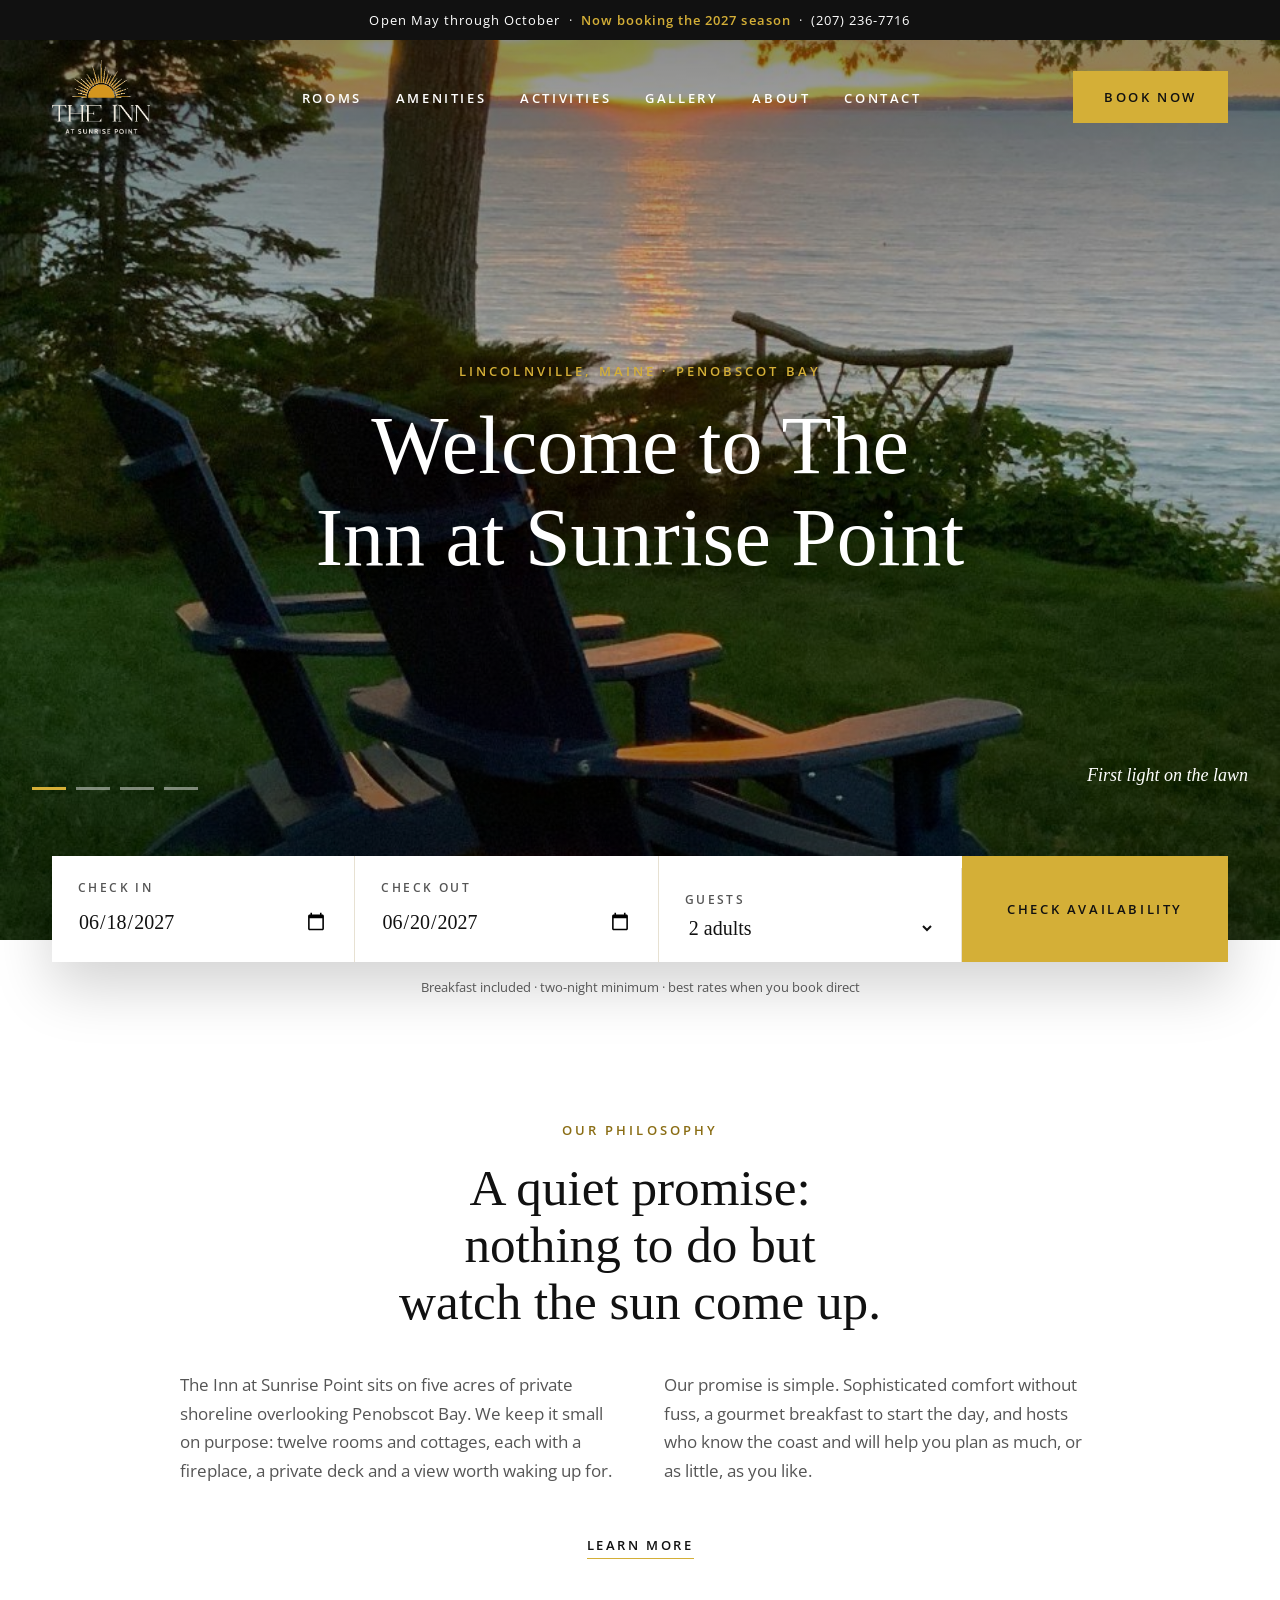
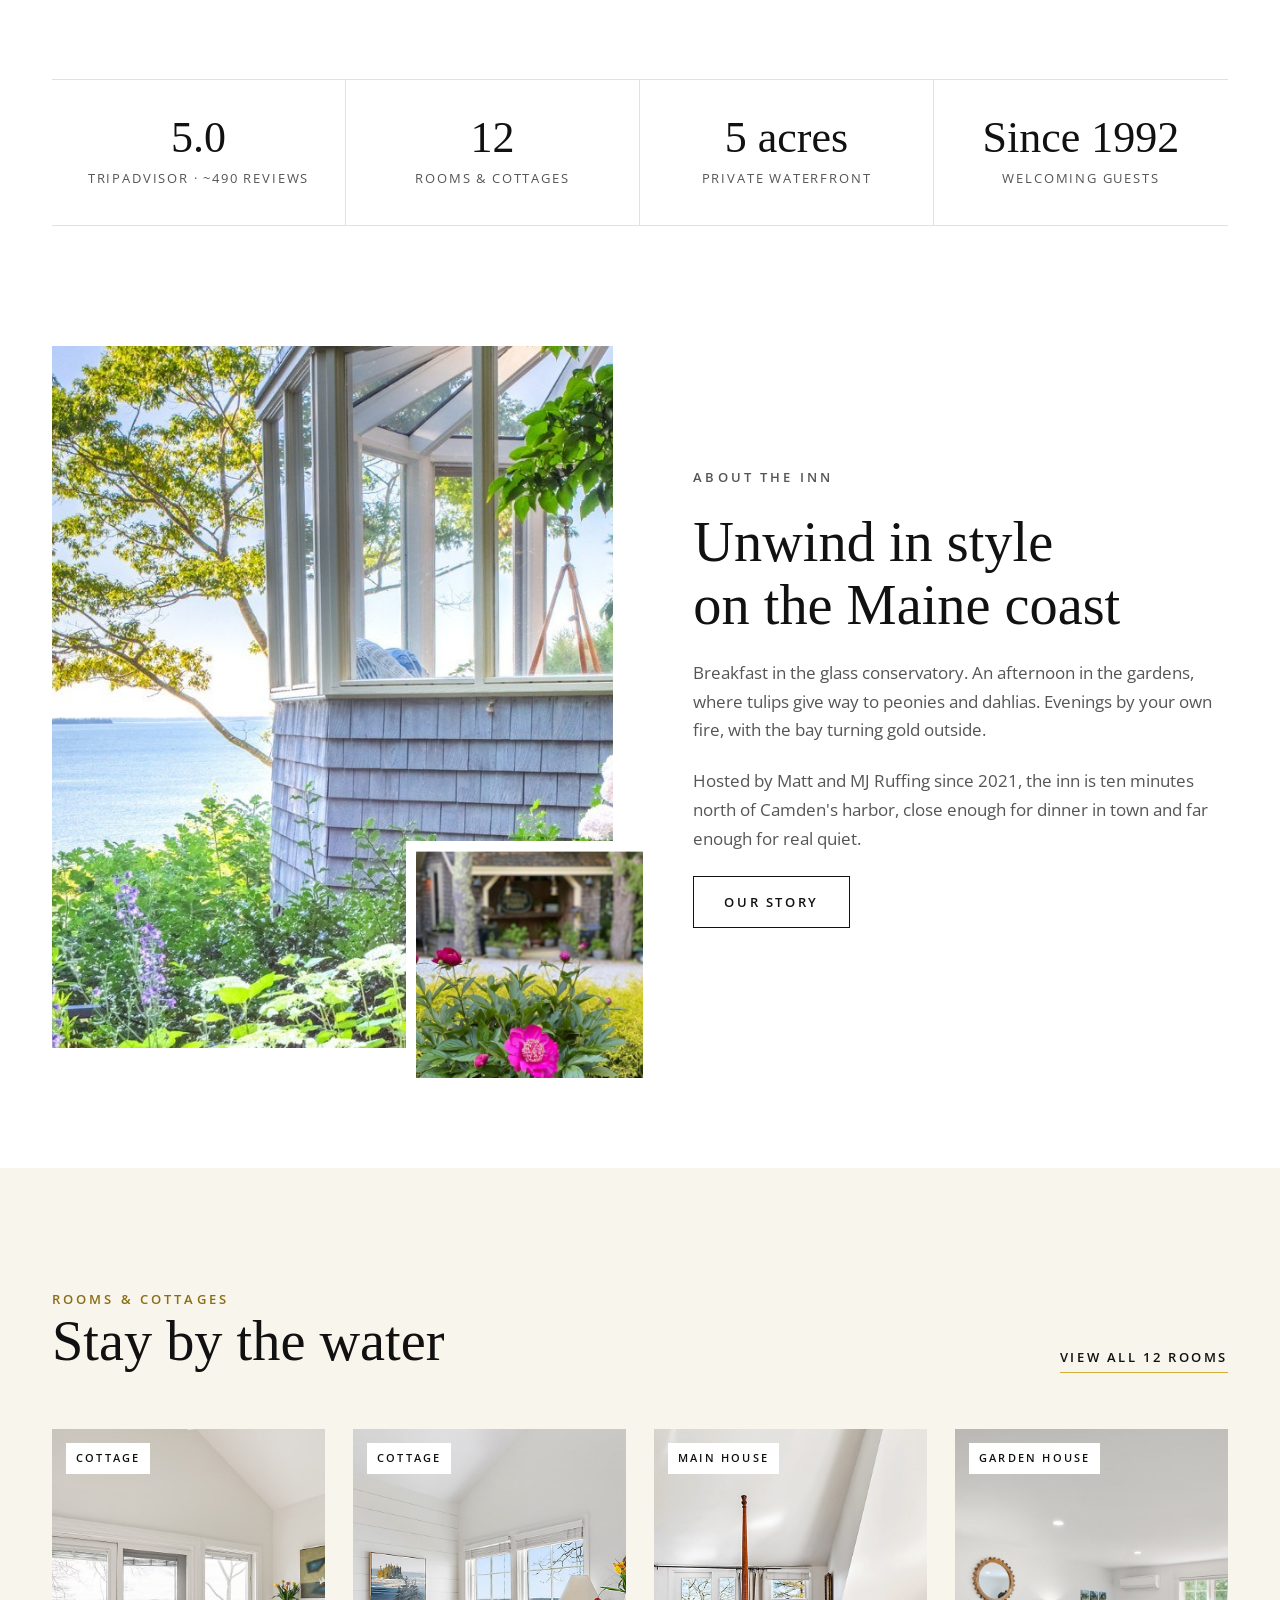
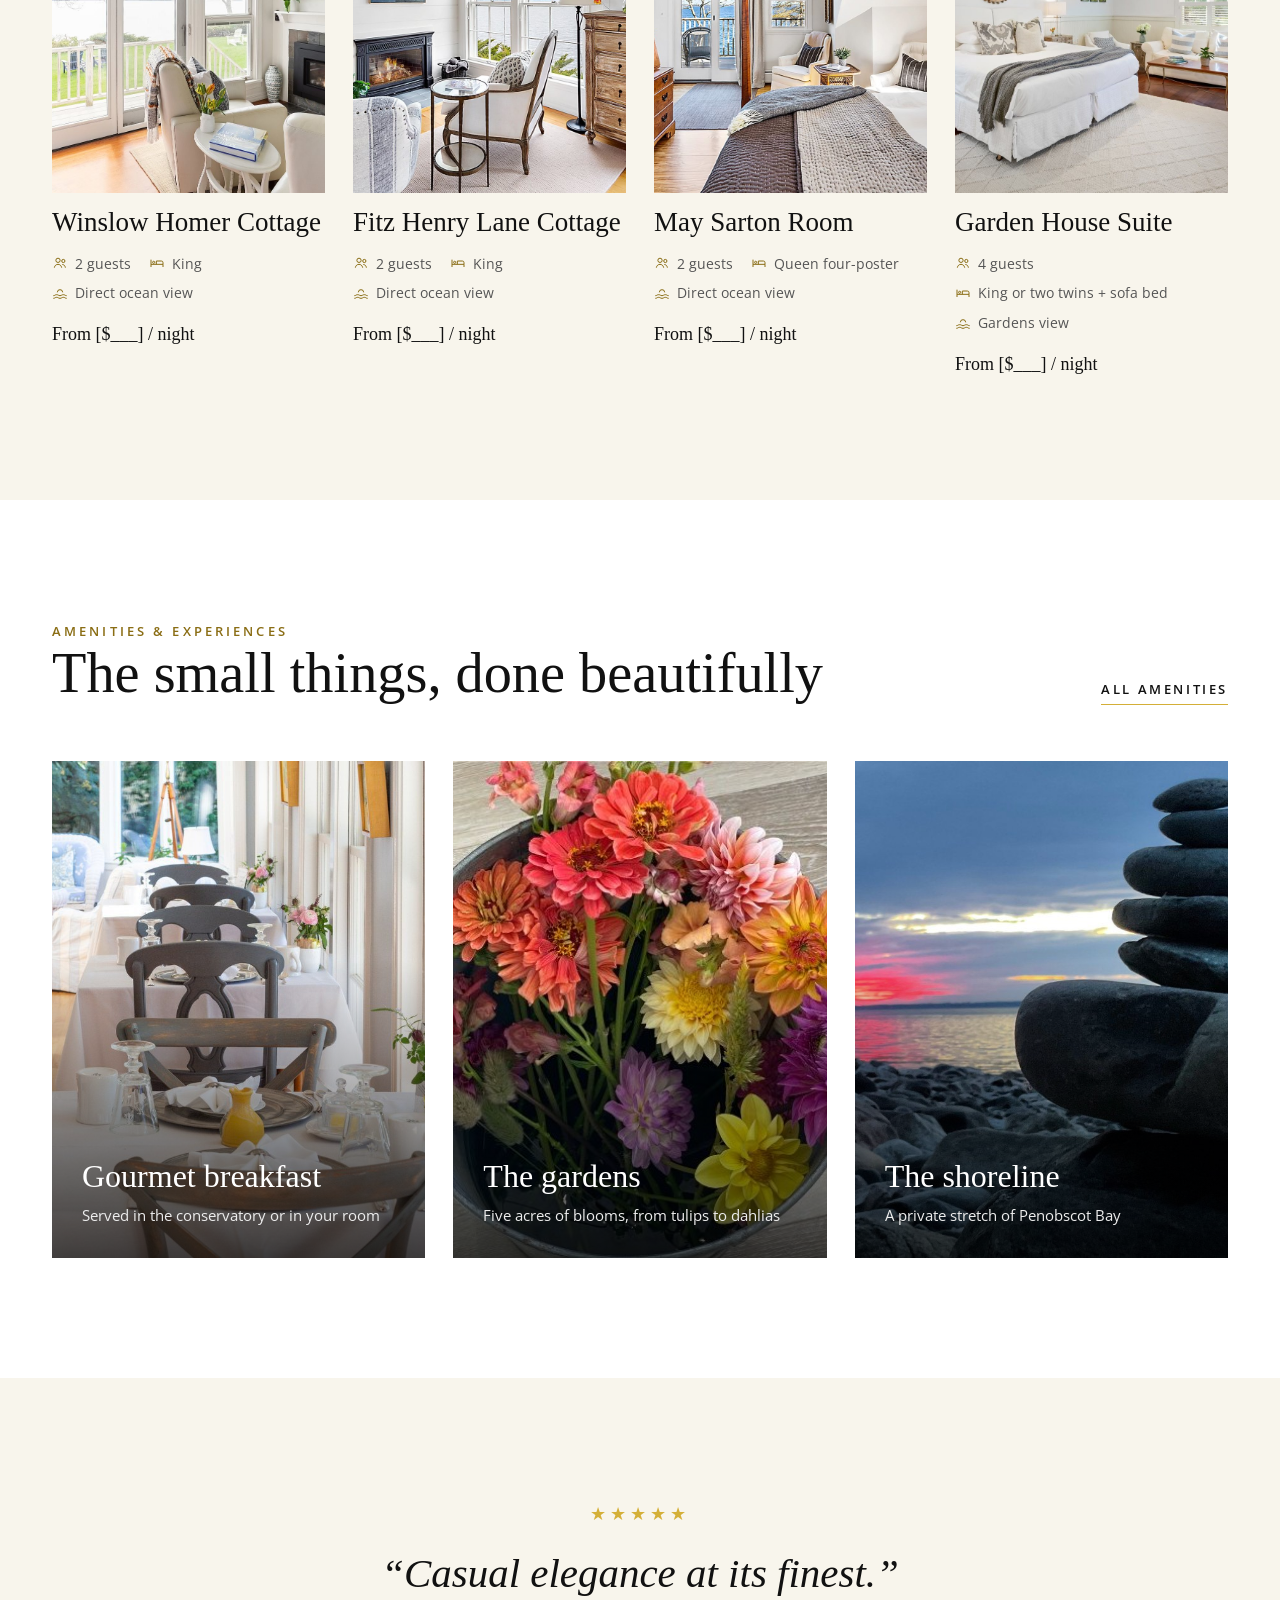
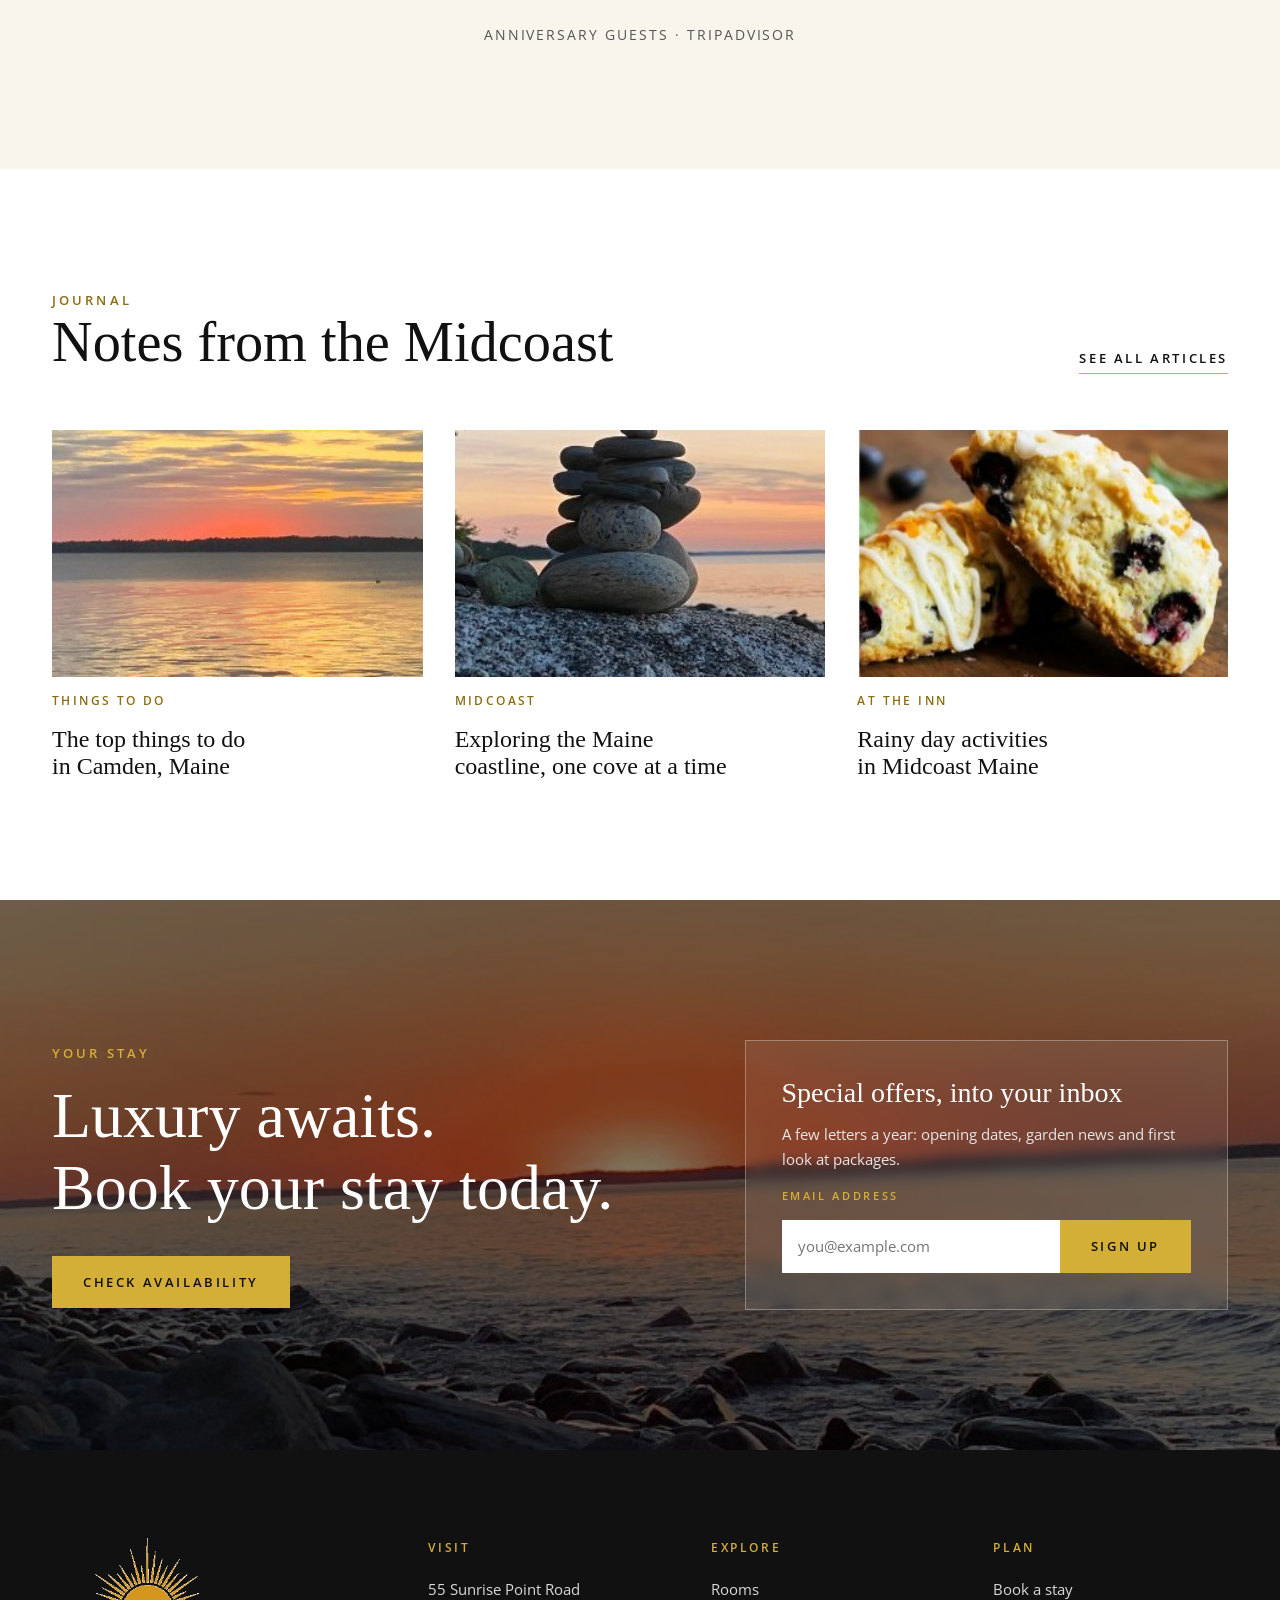
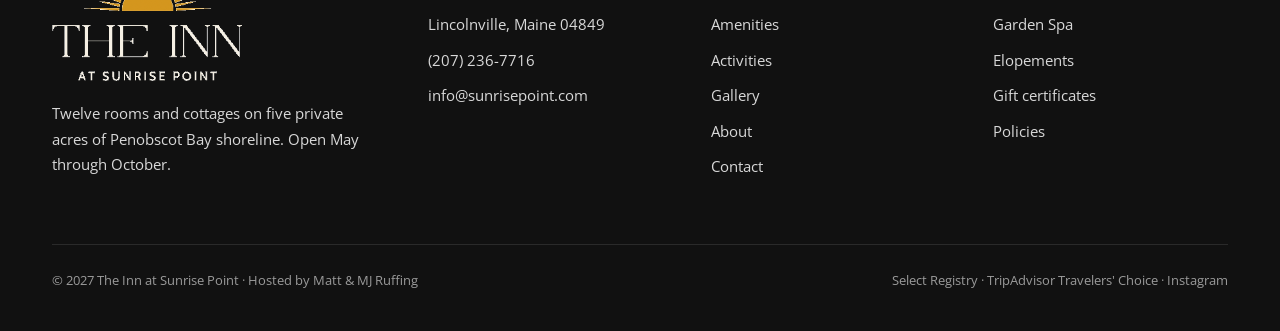
<file: site/index.html>
<!doctype html>
<html lang="en">
<head>
<meta charset="utf-8">
<meta name="viewport" content="width=device-width, initial-scale=1">
<title>The Inn at Sunrise Point · Luxury Oceanfront Inn near Camden, Maine</title>
<meta name="description" content="Twelve rooms and oceanfront cottages on five private acres of Penobscot Bay, ten minutes north of Camden.">
<link rel="preconnect" href="https://fonts.googleapis.com">
<link rel="preconnect" href="https://fonts.gstatic.com" crossorigin>
<link rel="stylesheet" href="https://fonts.googleapis.com/css2?family=Open+Sans:wght@400;600;700&display=swap">
<link rel="stylesheet" href="styles.css">
</head>
<body>
<div class="topbar">Open May through October &nbsp;·&nbsp; <b>Now booking the 2027 season</b> &nbsp;·&nbsp; (207) 236-7716</div>
<header class="nav">
<div class="wrap">
<a class="logo" href="index.html" aria-label="The Inn at Sunrise Point, home"><img src="logo-light.png" alt="The Inn at Sunrise Point"></a>
<nav aria-label="Main"><ul><li><a href="accommodations.html">Rooms</a></li><li><a href="amenities.html">Amenities</a></li><li><a href="activities.html">Activities</a></li><li><a href="gallery.html">Gallery</a></li><li><a href="about.html">About</a></li><li><a href="contact.html">Contact</a></li></ul></nav>
<a class="btn book-top" href="https://secure.thinkreservations.com/sunrisepoint/reservations">Book now</a>
<button class="menu-btn" type="button" aria-label="Open menu"><svg width="22" height="16" viewBox="0 0 22 16" aria-hidden="true"><path d="M1 2h20M1 8h20M1 14h20" stroke="currentColor" stroke-width="1.6"/></svg></button>
</div>
</header>

<main>
<section class="hero on-dark" aria-label="The inn in pictures">
<div class="slide active" data-caption="First light on the lawn"><img src="images/adirondack-chairs-sunrise.jpg" alt="Adirondack chairs on the lawn at sunrise over Penobscot Bay" fetchpriority="high"></div><div class="slide" data-caption="The Main House, since 1992"><img src="images/main-house-lawn.jpg" alt="The Main House and its lawn on a summer evening"></div><div class="slide" data-caption="Every morning, a new sunrise"><img src="images/sunrise-through-railing.jpg" alt="Sunrise seen through a deck railing over the rocky shore"></div><div class="slide" data-caption="Five cottages at the water’s edge"><img src="images/cottages-from-the-water.jpg" alt="The inn and cottages seen from the water"></div>
<div class="copy"><p class="eyebrow light">Lincolnville, Maine · Penobscot Bay</p><h1>Welcome to The Inn at Sunrise Point</h1></div>
<p class="caption" aria-live="polite">First light on the lawn</p>
<div class="dots"><button type="button" aria-label="Show slide 1" class="active"></button><button type="button" aria-label="Show slide 2"></button><button type="button" aria-label="Show slide 3"></button><button type="button" aria-label="Show slide 4"></button></div>
</section>

<div class="booking"><div class="wrap">
<form aria-label="Check availability">
<div class="field"><label for="ci">Check in</label><input id="ci" type="date" value="2027-06-18"></div>
<div class="field"><label for="co">Check out</label><input id="co" type="date" value="2027-06-20"></div>
<div class="field"><label for="gu">Guests</label><select id="gu"><option>2 adults</option><option>3 adults</option><option>4 adults</option></select></div>
<a class="btn" href="https://secure.thinkreservations.com/sunrisepoint/reservations">Check availability</a>
</form>
<p class="note">Breakfast included · two-night minimum · best rates when you book direct</p>
</div></div>

<section class="section philosophy"><div class="wrap center" style="text-align:center">
<p class="eyebrow">Our philosophy</p>
<h2>A quiet promise: nothing to do but watch the sun come up.</h2>
<div class="two-col">
<p>The Inn at Sunrise Point sits on five acres of private shoreline overlooking Penobscot Bay. We keep it small on purpose: twelve rooms and cottages, each with a fireplace, a private deck and a view worth waking up for.</p>
<p>Our promise is simple. Sophisticated comfort without fuss, a gourmet breakfast to start the day, and hosts who know the coast and will help you plan as much, or as little, as you like.</p>
</div>
<p style="margin-top:44px"><a class="link" href="about.html">Learn more</a></p>
</div></section>

<div class="wrap"><div class="stats">
<div><b>5.0</b><span>TripAdvisor · ~490 reviews</span></div>
<div><b>12</b><span>Rooms &amp; cottages</span></div>
<div><b>5 acres</b><span>Private waterfront</span></div>
<div><b>Since 1992</b><span>Welcoming guests</span></div>
</div></div>

<section class="section"><div class="wrap split">
<div class="media"><img src="images/conservatory-and-bay.jpg" alt="The conservatory surrounded by hydrangeas, with the bay behind"><img class="inset" src="images/peony-garden.jpg" alt="Peonies in the inn's gardens"></div>
<div class="text">
<p class="eyebrow">About the inn</p>
<h2 class="h2">Unwind in style on the Maine coast</h2>
<p>Breakfast in the glass conservatory. An afternoon in the gardens, where tulips give way to peonies and dahlias. Evenings by your own fire, with the bay turning gold outside.</p>
<p>Hosted by Matt and MJ Ruffing since 2021, the inn is ten minutes north of Camden's harbor, close enough for dinner in town and far enough for real quiet.</p>
<p><a class="btn outline" href="about.html">Our story</a></p>
</div>
</div></section>

<section class="section sand"><div class="wrap">
<div class="section-head"><div><p class="eyebrow">Rooms &amp; cottages</p><h2>Stay by the water</h2></div><a class="link" href="accommodations.html">View all 12 rooms</a></div>
<div class="rooms-grid"><a class="room-card" href="accommodations.html">
<div class="ph"><img src="images/homer-cottage-living.jpg" alt="Winslow Homer Cottage"><span class="tag">Cottage</span></div>
<h3>Winslow Homer Cottage</h3><div class="meta"><span><svg viewBox="0 0 24 24" aria-hidden="true"><circle cx="9" cy="8" r="3.2"/><path d="M3.5 19c.6-3.3 2.8-5 5.5-5s4.9 1.7 5.5 5"/><circle cx="17" cy="9" r="2.4"/><path d="M15.5 14.2c2.3.2 4.1 1.7 4.6 4.8"/></svg>2 guests</span><span><svg viewBox="0 0 24 24" aria-hidden="true"><path d="M3 18V7M3 14h18v4M21 14v-2.5A2.5 2.5 0 0 0 18.5 9H11v5"/><circle cx="7" cy="11" r="1.6"/></svg>King</span><span><svg viewBox="0 0 24 24" aria-hidden="true"><path d="M2 16c2.5 0 2.5-1.5 5-1.5s2.5 1.5 5 1.5 2.5-1.5 5-1.5 2.5 1.5 5 1.5"/><path d="M2 20c2.5 0 2.5-1.5 5-1.5s2.5 1.5 5 1.5 2.5-1.5 5-1.5 2.5 1.5 5 1.5"/><path d="M8 11a4 4 0 0 1 8 0"/></svg>Direct ocean view</span></div><p class="price">From [$___] / night</p></a><a class="room-card" href="accommodations.html">
<div class="ph"><img src="images/lane-cottage-sitting.jpg" alt="Fitz Henry Lane Cottage"><span class="tag">Cottage</span></div>
<h3>Fitz Henry Lane Cottage</h3><div class="meta"><span><svg viewBox="0 0 24 24" aria-hidden="true"><circle cx="9" cy="8" r="3.2"/><path d="M3.5 19c.6-3.3 2.8-5 5.5-5s4.9 1.7 5.5 5"/><circle cx="17" cy="9" r="2.4"/><path d="M15.5 14.2c2.3.2 4.1 1.7 4.6 4.8"/></svg>2 guests</span><span><svg viewBox="0 0 24 24" aria-hidden="true"><path d="M3 18V7M3 14h18v4M21 14v-2.5A2.5 2.5 0 0 0 18.5 9H11v5"/><circle cx="7" cy="11" r="1.6"/></svg>King</span><span><svg viewBox="0 0 24 24" aria-hidden="true"><path d="M2 16c2.5 0 2.5-1.5 5-1.5s2.5 1.5 5 1.5 2.5-1.5 5-1.5 2.5 1.5 5 1.5"/><path d="M2 20c2.5 0 2.5-1.5 5-1.5s2.5 1.5 5 1.5 2.5-1.5 5-1.5 2.5 1.5 5 1.5"/><path d="M8 11a4 4 0 0 1 8 0"/></svg>Direct ocean view</span></div><p class="price">From [$___] / night</p></a><a class="room-card" href="accommodations.html">
<div class="ph"><img src="images/sarton-room-bedroom.jpg" alt="May Sarton Room"><span class="tag">Main House</span></div>
<h3>May Sarton Room</h3><div class="meta"><span><svg viewBox="0 0 24 24" aria-hidden="true"><circle cx="9" cy="8" r="3.2"/><path d="M3.5 19c.6-3.3 2.8-5 5.5-5s4.9 1.7 5.5 5"/><circle cx="17" cy="9" r="2.4"/><path d="M15.5 14.2c2.3.2 4.1 1.7 4.6 4.8"/></svg>2 guests</span><span><svg viewBox="0 0 24 24" aria-hidden="true"><path d="M3 18V7M3 14h18v4M21 14v-2.5A2.5 2.5 0 0 0 18.5 9H11v5"/><circle cx="7" cy="11" r="1.6"/></svg>Queen four-poster</span><span><svg viewBox="0 0 24 24" aria-hidden="true"><path d="M2 16c2.5 0 2.5-1.5 5-1.5s2.5 1.5 5 1.5 2.5-1.5 5-1.5 2.5 1.5 5 1.5"/><path d="M2 20c2.5 0 2.5-1.5 5-1.5s2.5 1.5 5 1.5 2.5-1.5 5-1.5 2.5 1.5 5 1.5"/><path d="M8 11a4 4 0 0 1 8 0"/></svg>Direct ocean view</span></div><p class="price">From [$___] / night</p></a><a class="room-card" href="accommodations.html">
<div class="ph"><img src="images/garden-house-suite-bedroom.jpg" alt="Garden House Suite"><span class="tag">Garden House</span></div>
<h3>Garden House Suite</h3><div class="meta"><span><svg viewBox="0 0 24 24" aria-hidden="true"><circle cx="9" cy="8" r="3.2"/><path d="M3.5 19c.6-3.3 2.8-5 5.5-5s4.9 1.7 5.5 5"/><circle cx="17" cy="9" r="2.4"/><path d="M15.5 14.2c2.3.2 4.1 1.7 4.6 4.8"/></svg>4 guests</span><span><svg viewBox="0 0 24 24" aria-hidden="true"><path d="M3 18V7M3 14h18v4M21 14v-2.5A2.5 2.5 0 0 0 18.5 9H11v5"/><circle cx="7" cy="11" r="1.6"/></svg>King or two twins + sofa bed</span><span><svg viewBox="0 0 24 24" aria-hidden="true"><path d="M2 16c2.5 0 2.5-1.5 5-1.5s2.5 1.5 5 1.5 2.5-1.5 5-1.5 2.5 1.5 5 1.5"/><path d="M2 20c2.5 0 2.5-1.5 5-1.5s2.5 1.5 5 1.5 2.5-1.5 5-1.5 2.5 1.5 5 1.5"/><path d="M8 11a4 4 0 0 1 8 0"/></svg>Gardens view</span></div><p class="price">From [$___] / night</p></a></div>
</div></section>

<section class="section"><div class="wrap">
<div class="section-head"><div><p class="eyebrow">Amenities &amp; experiences</p><h2>The small things, done beautifully</h2></div><a class="link" href="amenities.html">All amenities</a></div>
<div class="amen-grid">
<a class="amen-card" href="amenities.html#breakfast"><img src="images/breakfast-conservatory.jpg" alt="Tables set for breakfast in the conservatory"><div class="t"><h3>Gourmet breakfast</h3><p>Served in the conservatory or in your room</p></div></a>
<a class="amen-card" href="amenities.html#gardens"><img src="images/dahlia-bucket.jpg" alt="A bucket of freshly cut dahlias from the garden"><div class="t"><h3>The gardens</h3><p>Five acres of blooms, from tulips to dahlias</p></div></a>
<a class="amen-card" href="amenities.html#shore"><img src="images/cairn-at-dawn.jpg" alt="A stone cairn on the shore at dawn"><div class="t"><h3>The shoreline</h3><p>A private stretch of Penobscot Bay</p></div></a>
</div>
</div></section>

<section class="section sand"><div class="wrap quote">
<p class="stars" aria-label="Five stars">★★★★★</p>
<blockquote>“Casual elegance at its finest.”</blockquote>
<cite>Anniversary guests · TripAdvisor</cite>
</div></section>

<section class="section"><div class="wrap">
<div class="section-head"><div><p class="eyebrow">Journal</p><h2>Notes from the Midcoast</h2></div><a class="link" href="activities.html">See all articles</a></div>
<div class="news-grid">
<a class="news-card" href="activities.html"><img src="images/early-morning-bay.jpg" alt="Early morning light on the bay"><p class="cat">Things to do</p><h3>The top things to do in Camden, Maine</h3></a>
<a class="news-card" href="activities.html"><img src="images/cairn-on-the-rocks.jpg" alt="Stacked stones on the shore"><p class="cat">Midcoast</p><h3>Exploring the Maine coastline, one cove at a time</h3></a>
<a class="news-card" href="activities.html"><img src="images/blueberry-scones.jpg" alt="Blueberry scones from the inn's breakfast"><p class="cat">At the inn</p><h3>Rainy day activities in Midcoast Maine</h3></a>
</div>
</div></section>
<section class="cta on-dark">
<img src="images/sunrise-panorama.jpg" alt="">
<div class="wrap">
<div><p class="eyebrow light">Your stay</p><h2>Luxury awaits.<br>Book your stay today.</h2><a class="btn" href="https://secure.thinkreservations.com/sunrisepoint/reservations">Check availability</a></div>
<form class="newsletter" aria-label="Newsletter">
<h3>Special offers, into your inbox</h3>
<p style="font-size:15px;color:#E6E6E6">A few letters a year: opening dates, garden news and first look at packages.</p>
<label for="nl-email" class="eyebrow light" style="font-size:11px">Email address</label>
<div class="row"><input id="nl-email" type="email" placeholder="you@example.com"><button class="btn" type="submit">Sign up</button></div>
</form>
</div>
</section>
</main>
<footer class="site">
<div class="wrap">
<div class="cols">
<div style="display:flex;flex-direction:column;gap:20px">
<img class="flogo" src="logo-light.png" alt="The Inn at Sunrise Point">
<p style="font-size:15px;max-width:26rem">Twelve rooms and cottages on five private acres of Penobscot Bay shoreline. Open May through October.</p>
</div>
<div><h4>Visit</h4><ul><li>55 Sunrise Point Road</li><li>Lincolnville, Maine 04849</li><li>(207) 236-7716</li><li>info@sunrisepoint.com</li></ul></div>
<div><h4>Explore</h4><ul><li><a href="accommodations.html">Rooms</a></li><li><a href="amenities.html">Amenities</a></li><li><a href="activities.html">Activities</a></li><li><a href="gallery.html">Gallery</a></li><li><a href="about.html">About</a></li><li><a href="contact.html">Contact</a></li></ul></div>
<div><h4>Plan</h4><ul><li><a href="https://secure.thinkreservations.com/sunrisepoint/reservations">Book a stay</a></li><li><a href="amenities.html#spa">Garden Spa</a></li><li><a href="contact.html">Elopements</a></li><li><a href="contact.html">Gift certificates</a></li><li><a href="accommodations.html#policies">Policies</a></li></ul></div>
</div>
<div class="base"><span>© 2027 The Inn at Sunrise Point · Hosted by Matt &amp; MJ Ruffing</span><span>Select Registry · TripAdvisor Travelers' Choice · Instagram</span></div>
</div>
</footer>
<script src="main.js"></script>
</body>
</html>
</file>
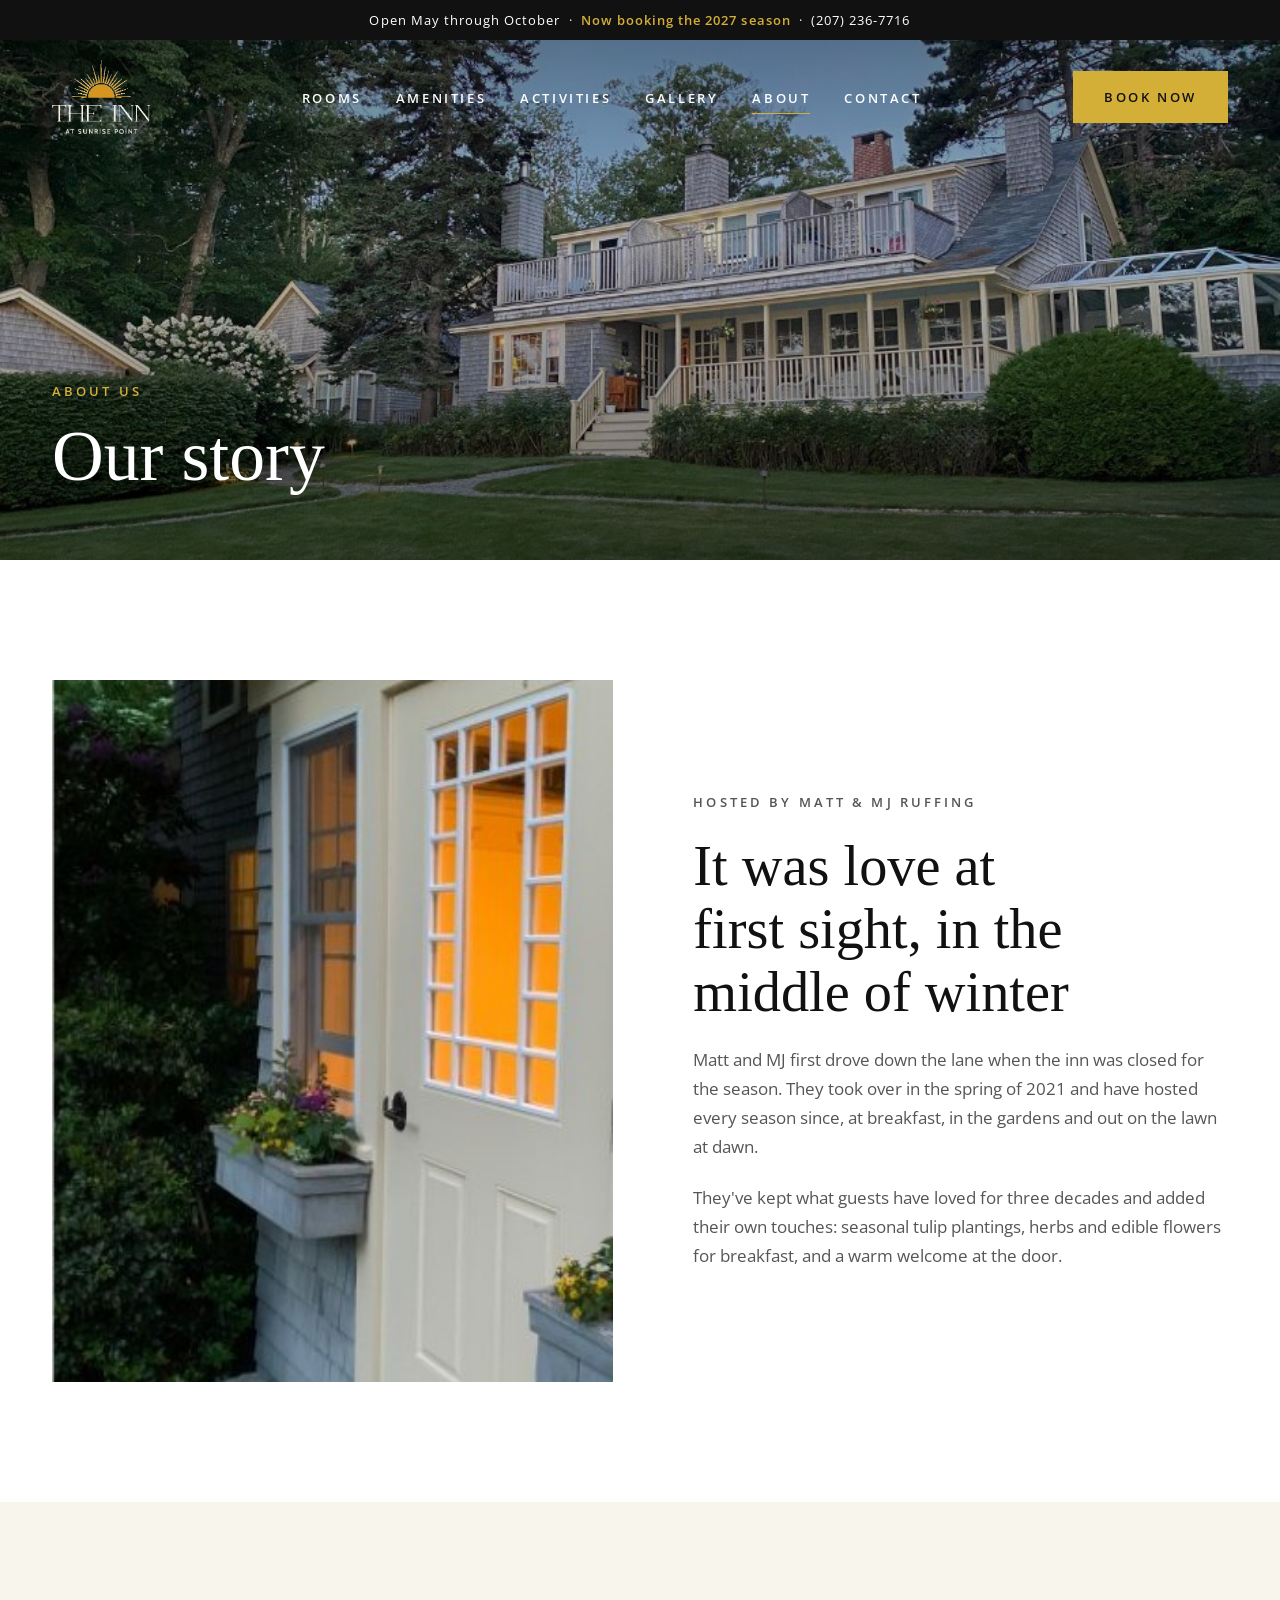
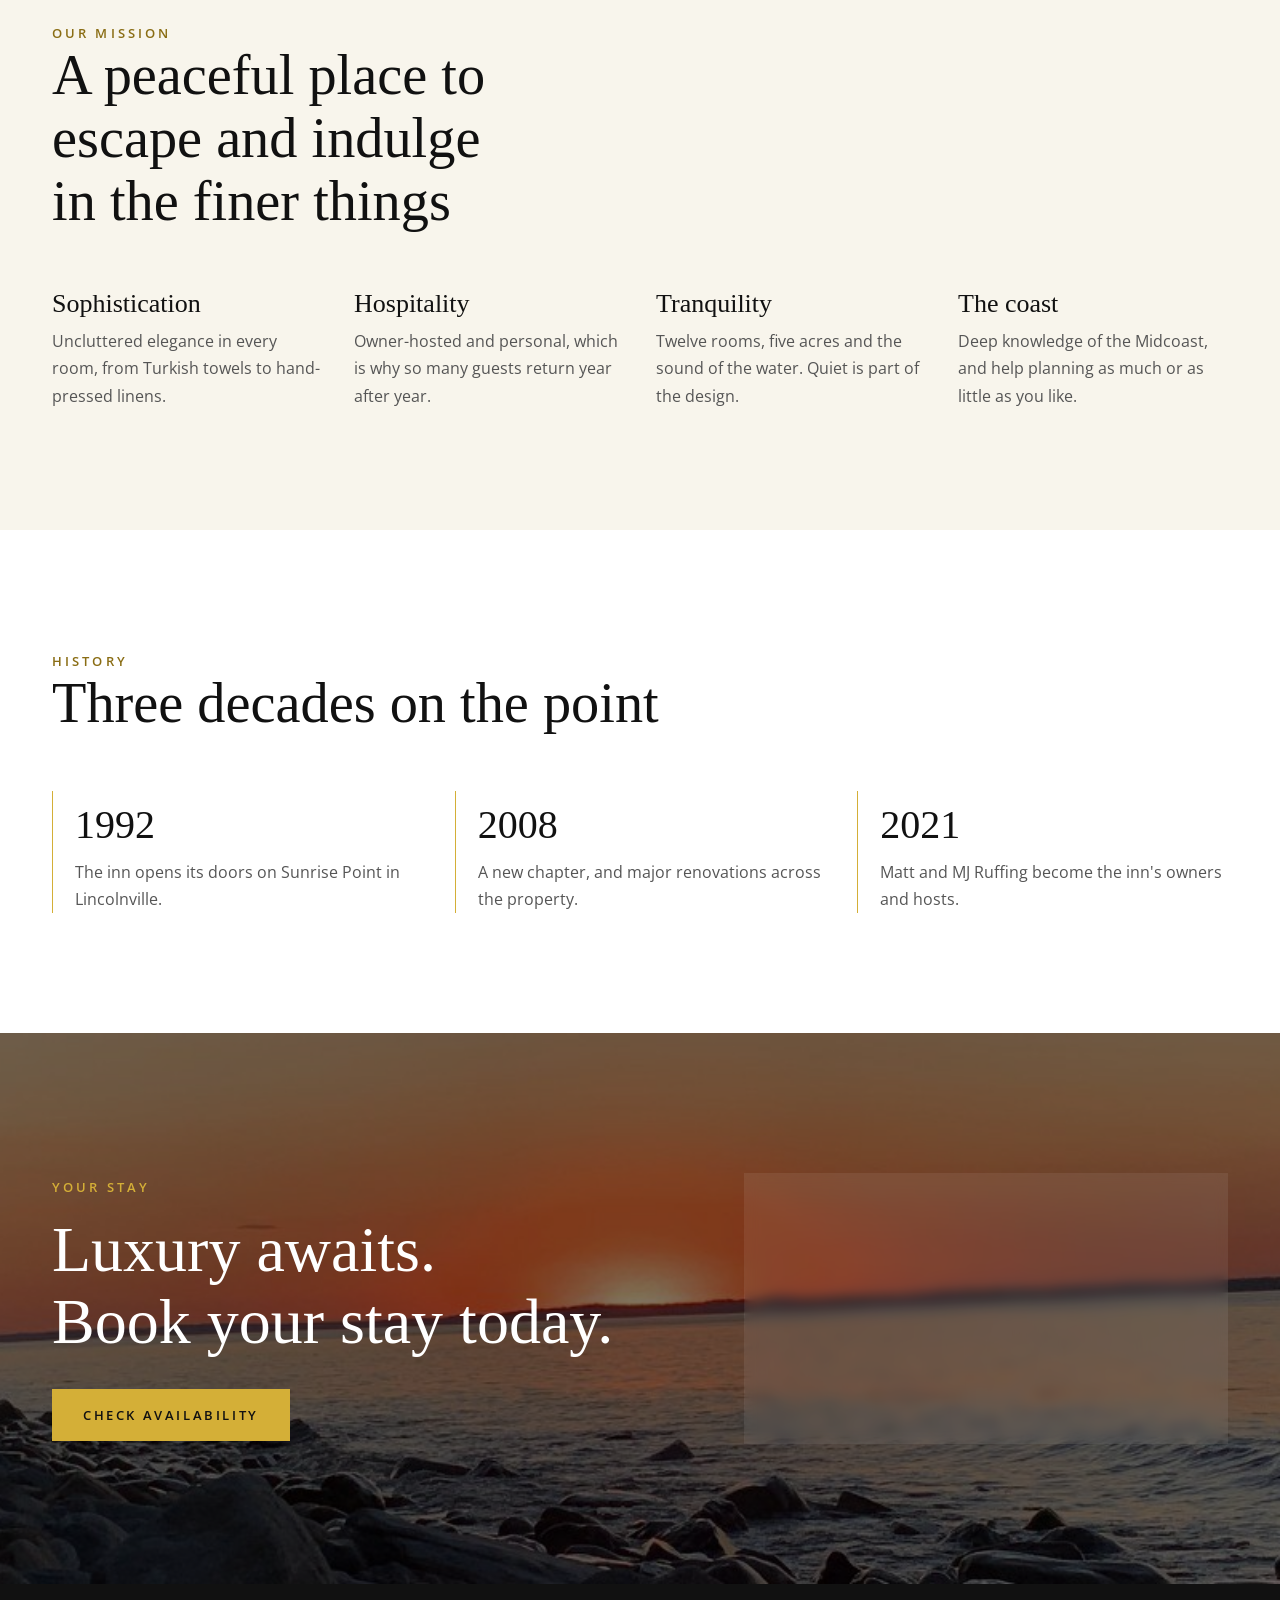
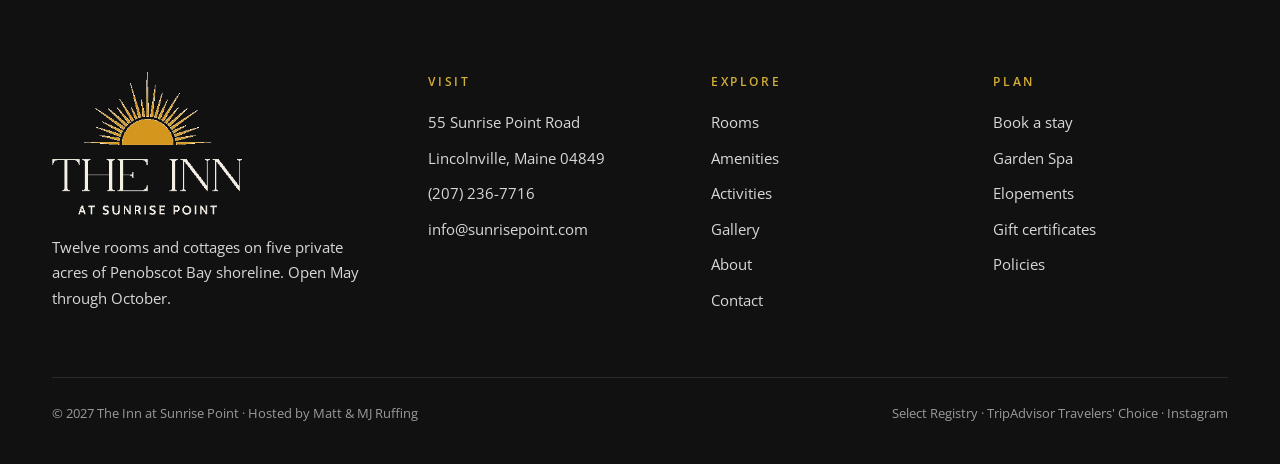
<file: site/about.html>
<!doctype html>
<html lang="en">
<head>
<meta charset="utf-8">
<meta name="viewport" content="width=device-width, initial-scale=1">
<title>About · The Inn at Sunrise Point</title>
<meta name="description" content="The history, mission and values of The Inn at Sunrise Point, hosted by Matt and MJ Ruffing.">
<link rel="preconnect" href="https://fonts.googleapis.com">
<link rel="preconnect" href="https://fonts.gstatic.com" crossorigin>
<link rel="stylesheet" href="https://fonts.googleapis.com/css2?family=Open+Sans:wght@400;600;700&display=swap">
<link rel="stylesheet" href="styles.css">
</head>
<body>
<div class="topbar">Open May through October &nbsp;·&nbsp; <b>Now booking the 2027 season</b> &nbsp;·&nbsp; (207) 236-7716</div>
<header class="nav">
<div class="wrap">
<a class="logo" href="index.html" aria-label="The Inn at Sunrise Point, home"><img src="logo-light.png" alt="The Inn at Sunrise Point"></a>
<nav aria-label="Main"><ul><li><a href="accommodations.html">Rooms</a></li><li><a href="amenities.html">Amenities</a></li><li><a href="activities.html">Activities</a></li><li><a href="gallery.html">Gallery</a></li><li><a href="about.html" aria-current="page">About</a></li><li><a href="contact.html">Contact</a></li></ul></nav>
<a class="btn book-top" href="https://secure.thinkreservations.com/sunrisepoint/reservations">Book now</a>
<button class="menu-btn" type="button" aria-label="Open menu"><svg width="22" height="16" viewBox="0 0 22 16" aria-hidden="true"><path d="M1 2h20M1 8h20M1 14h20" stroke="currentColor" stroke-width="1.6"/></svg></button>
</div>
</header>
<section class="banner on-dark">
<img src="images/main-house-lawn.jpg" alt="The Main House across the lawn">
<div class="wrap"><p class="eyebrow light">About us</p><h1>Our story</h1></div>
</section>

<main>
<section class="section"><div class="wrap split">
<div class="media"><img src="images/main-house-door.jpg" alt="The Main House front door with window boxes"></div>
<div class="text"><p class="eyebrow">Hosted by Matt &amp; MJ Ruffing</p><h2 class="h2">It was love at first sight, in the middle of winter</h2>
<p>Matt and MJ first drove down the lane when the inn was closed for the season. They took over in the spring of 2021 and have hosted every season since, at breakfast, in the gardens and out on the lawn at dawn.</p>
<p>They've kept what guests have loved for three decades and added their own touches: seasonal tulip plantings, herbs and edible flowers for breakfast, and a warm welcome at the door.</p></div>
</div></section>

<section class="section sand"><div class="wrap">
<div class="section-head"><div><p class="eyebrow">Our mission</p><h2 style="max-width:24ch">A peaceful place to escape and indulge in the finer things</h2></div></div>
<div class="values">
<div><h3>Sophistication</h3><p>Uncluttered elegance in every room, from Turkish towels to hand-pressed linens.</p></div>
<div><h3>Hospitality</h3><p>Owner-hosted and personal, which is why so many guests return year after year.</p></div>
<div><h3>Tranquility</h3><p>Twelve rooms, five acres and the sound of the water. Quiet is part of the design.</p></div>
<div><h3>The coast</h3><p>Deep knowledge of the Midcoast, and help planning as much or as little as you like.</p></div>
</div>
</div></section>

<section class="section"><div class="wrap">
<div class="section-head"><div><p class="eyebrow">History</p><h2>Three decades on the point</h2></div></div>
<div class="timeline">
<div><b>1992</b><p>The inn opens its doors on Sunrise Point in Lincolnville.</p></div>
<div><b>2008</b><p>A new chapter, and major renovations across the property.</p></div>
<div><b>2021</b><p>Matt and MJ Ruffing become the inn's owners and hosts.</p></div>
</div>
</div></section>
<section class="cta on-dark">
<img src="images/sunrise-panorama.jpg" alt="">
<div class="wrap">
<div><p class="eyebrow light">Your stay</p><h2>Luxury awaits.<br>Book your stay today.</h2><a class="btn" href="https://secure.thinkreservations.com/sunrisepoint/reservations">Check availability</a></div>
<form class="newsletter" aria-label="Newsletter">
<h3>Special offers, into your inbox</h3>
<p style="font-size:15px;color:#E6E6E6">A few letters a year: opening dates, garden news and first look at packages.</p>
<label for="nl-email" class="eyebrow light" style="font-size:11px">Email address</label>
<div class="row"><input id="nl-email" type="email" placeholder="you@example.com"><button class="btn" type="submit">Sign up</button></div>
</form>
</div>
</section>
</main>
<footer class="site">
<div class="wrap">
<div class="cols">
<div style="display:flex;flex-direction:column;gap:20px">
<img class="flogo" src="logo-light.png" alt="The Inn at Sunrise Point">
<p style="font-size:15px;max-width:26rem">Twelve rooms and cottages on five private acres of Penobscot Bay shoreline. Open May through October.</p>
</div>
<div><h4>Visit</h4><ul><li>55 Sunrise Point Road</li><li>Lincolnville, Maine 04849</li><li>(207) 236-7716</li><li>info@sunrisepoint.com</li></ul></div>
<div><h4>Explore</h4><ul><li><a href="accommodations.html">Rooms</a></li><li><a href="amenities.html">Amenities</a></li><li><a href="activities.html">Activities</a></li><li><a href="gallery.html">Gallery</a></li><li><a href="about.html">About</a></li><li><a href="contact.html">Contact</a></li></ul></div>
<div><h4>Plan</h4><ul><li><a href="https://secure.thinkreservations.com/sunrisepoint/reservations">Book a stay</a></li><li><a href="amenities.html#spa">Garden Spa</a></li><li><a href="contact.html">Elopements</a></li><li><a href="contact.html">Gift certificates</a></li><li><a href="accommodations.html#policies">Policies</a></li></ul></div>
</div>
<div class="base"><span>© 2027 The Inn at Sunrise Point · Hosted by Matt &amp; MJ Ruffing</span><span>Select Registry · TripAdvisor Travelers' Choice · Instagram</span></div>
</div>
</footer>
<script src="main.js"></script>
</body>
</html>
</file>
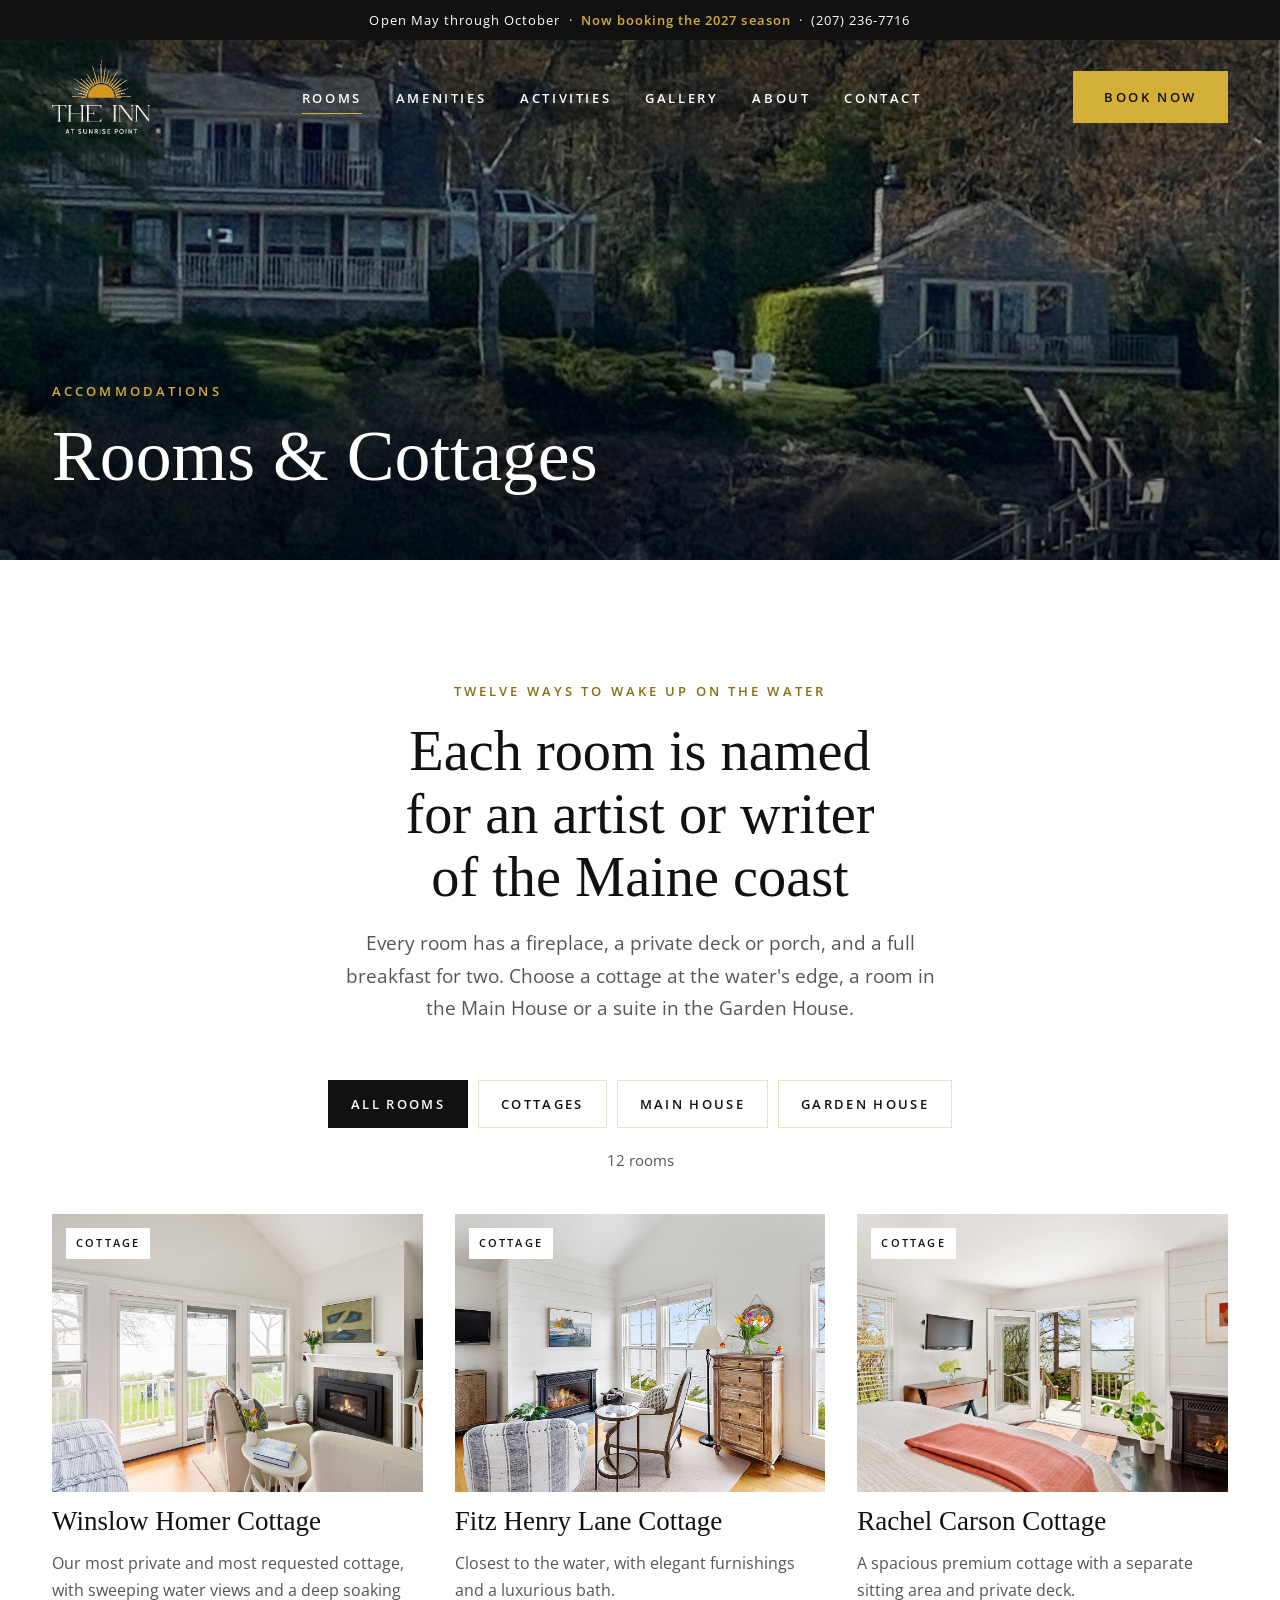
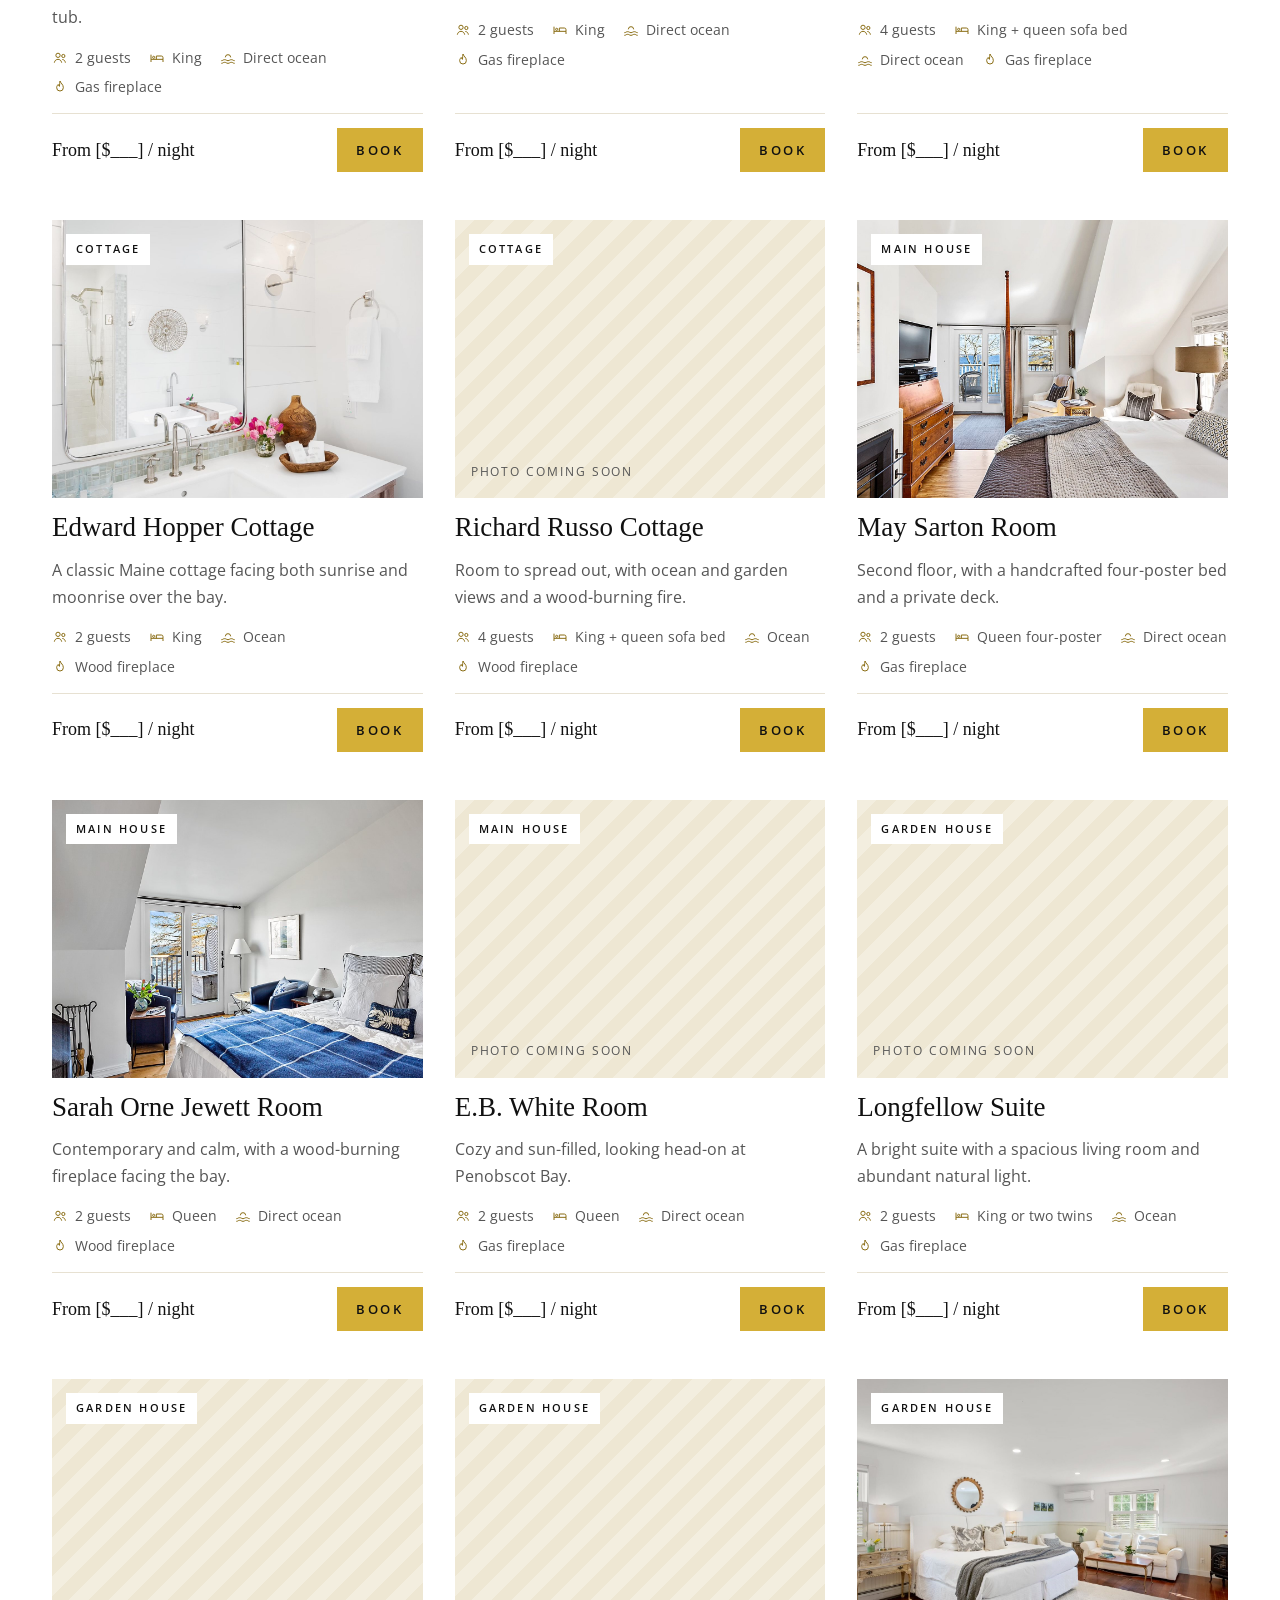
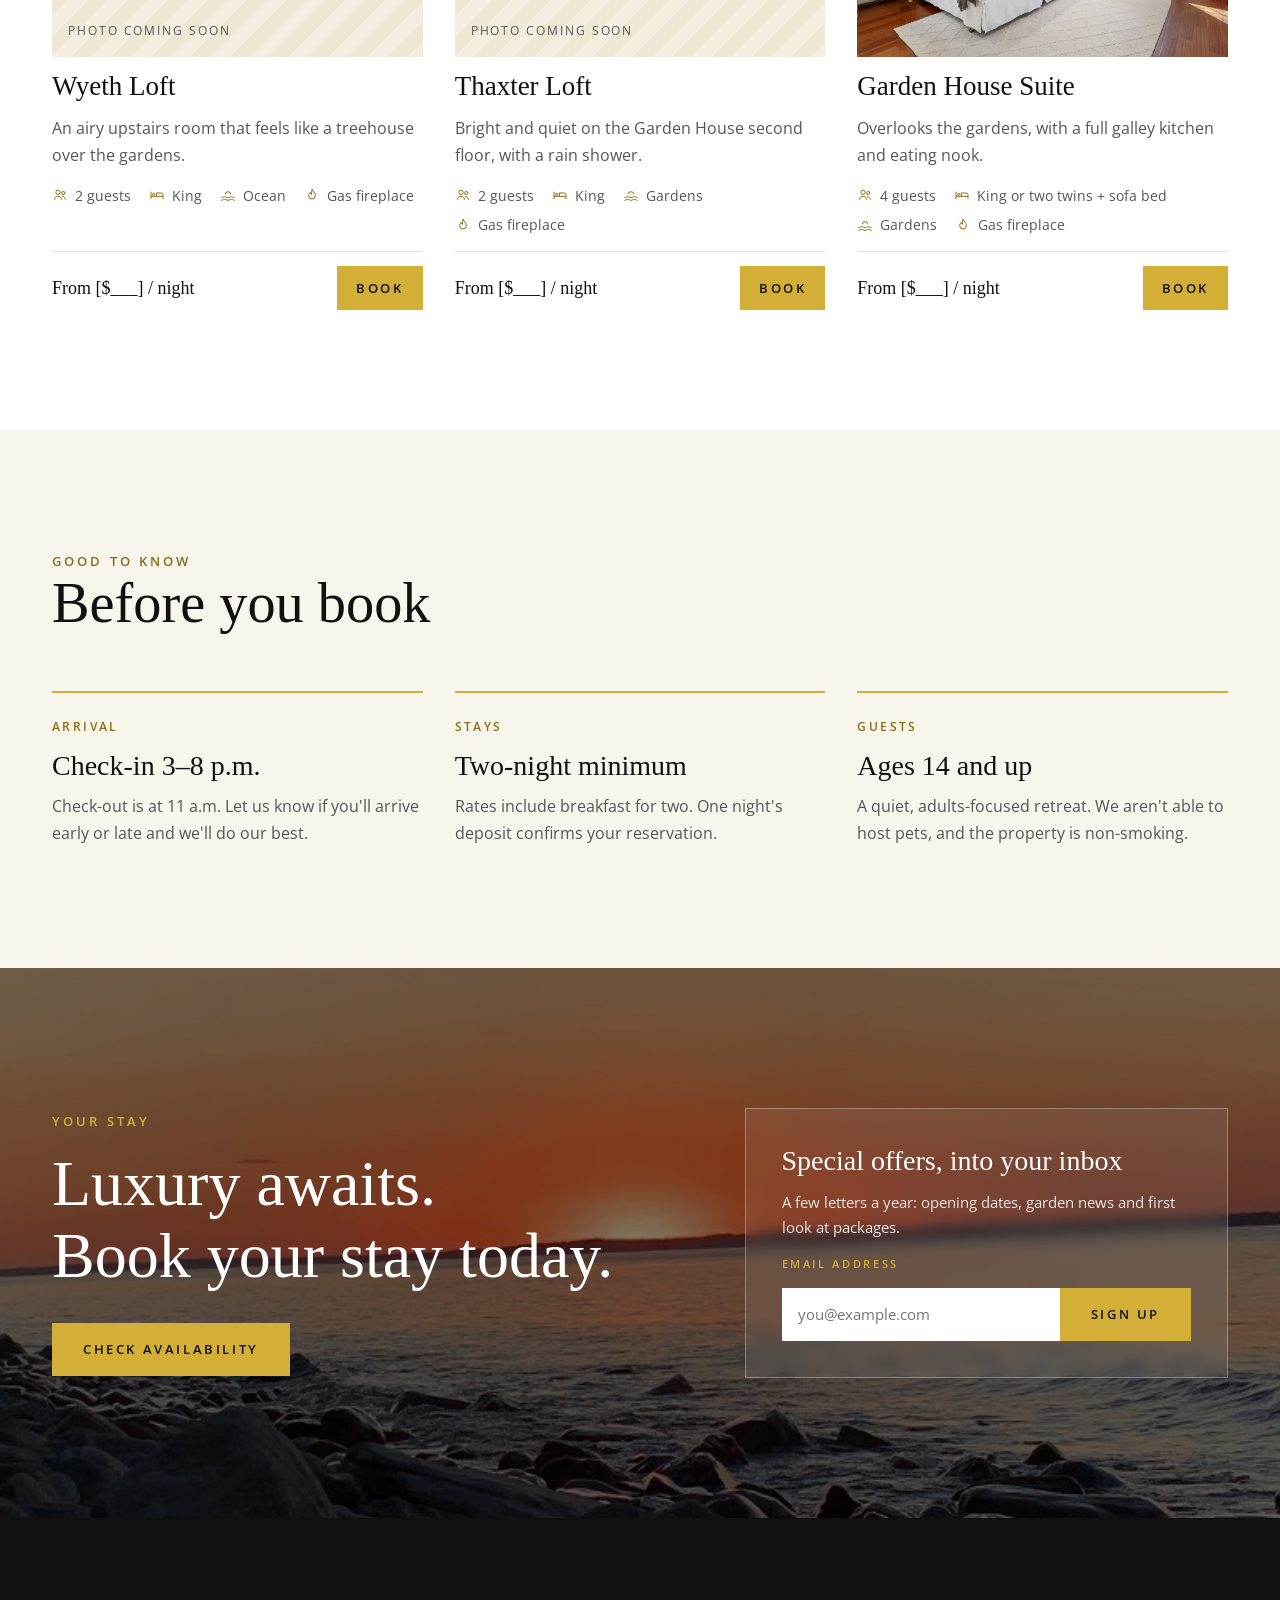
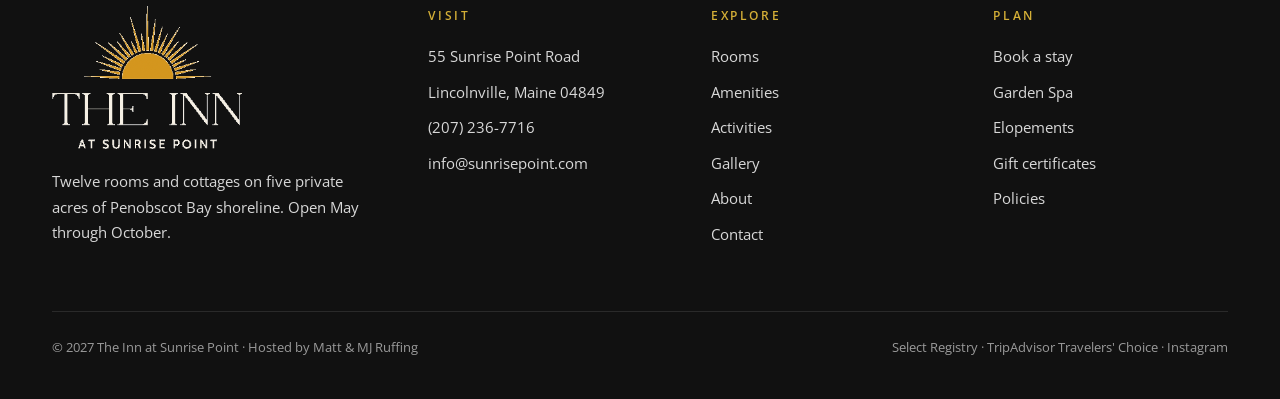
<file: site/accommodations.html>
<!doctype html>
<html lang="en">
<head>
<meta charset="utf-8">
<meta name="viewport" content="width=device-width, initial-scale=1">
<title>Rooms &amp; Cottages · The Inn at Sunrise Point</title>
<meta name="description" content="Twelve oceanfront rooms, suites and cottages, each with a fireplace and private deck.">
<link rel="preconnect" href="https://fonts.googleapis.com">
<link rel="preconnect" href="https://fonts.gstatic.com" crossorigin>
<link rel="stylesheet" href="https://fonts.googleapis.com/css2?family=Open+Sans:wght@400;600;700&display=swap">
<link rel="stylesheet" href="styles.css">
</head>
<body>
<div class="topbar">Open May through October &nbsp;·&nbsp; <b>Now booking the 2027 season</b> &nbsp;·&nbsp; (207) 236-7716</div>
<header class="nav">
<div class="wrap">
<a class="logo" href="index.html" aria-label="The Inn at Sunrise Point, home"><img src="logo-light.png" alt="The Inn at Sunrise Point"></a>
<nav aria-label="Main"><ul><li><a href="accommodations.html" aria-current="page">Rooms</a></li><li><a href="amenities.html">Amenities</a></li><li><a href="activities.html">Activities</a></li><li><a href="gallery.html">Gallery</a></li><li><a href="about.html">About</a></li><li><a href="contact.html">Contact</a></li></ul></nav>
<a class="btn book-top" href="https://secure.thinkreservations.com/sunrisepoint/reservations">Book now</a>
<button class="menu-btn" type="button" aria-label="Open menu"><svg width="22" height="16" viewBox="0 0 22 16" aria-hidden="true"><path d="M1 2h20M1 8h20M1 14h20" stroke="currentColor" stroke-width="1.6"/></svg></button>
</div>
</header>
<section class="banner on-dark">
<img src="images/cottages-from-the-water.jpg" alt="The inn and cottages seen from Penobscot Bay">
<div class="wrap"><p class="eyebrow light">Accommodations</p><h1>Rooms &amp; Cottages</h1></div>
</section>

<main>
<section class="section"><div class="wrap">
<div class="center" style="text-align:center;margin-bottom:56px;display:flex;flex-direction:column;gap:18px;align-items:center">
<p class="eyebrow">Twelve ways to wake up on the water</p>
<h2 class="h2" style="max-width:20ch">Each room is named for an artist or writer of the Maine coast</h2>
<p class="lead">Every room has a fireplace, a private deck or porch, and a full breakfast for two. Choose a cottage at the water's edge, a room in the Main House or a suite in the Garden House.</p>
</div>
<div class="filters" role="group" aria-label="Filter rooms">
<button type="button" data-group="all" aria-pressed="true">All rooms</button>
<button type="button" data-group="cottage" aria-pressed="false">Cottages</button>
<button type="button" data-group="main" aria-pressed="false">Main House</button>
<button type="button" data-group="garden" aria-pressed="false">Garden House</button>
</div>
<p id="room-count" style="text-align:center;color:var(--muted);margin:-28px 0 40px;font-size:15px">12 rooms</p>
<div class="rooms-list"><article class="room-card" data-group="cottage">
<div class="ph"><img src="images/homer-cottage-living.jpg" alt="Winslow Homer Cottage"><span class="tag">Cottage</span></div>
<h3>Winslow Homer Cottage</h3>
<p class="line">Our most private and most requested cottage, with sweeping water views and a deep soaking tub.</p>
<div class="meta"><span><svg viewBox="0 0 24 24" aria-hidden="true"><circle cx="9" cy="8" r="3.2"/><path d="M3.5 19c.6-3.3 2.8-5 5.5-5s4.9 1.7 5.5 5"/><circle cx="17" cy="9" r="2.4"/><path d="M15.5 14.2c2.3.2 4.1 1.7 4.6 4.8"/></svg>2 guests</span><span><svg viewBox="0 0 24 24" aria-hidden="true"><path d="M3 18V7M3 14h18v4M21 14v-2.5A2.5 2.5 0 0 0 18.5 9H11v5"/><circle cx="7" cy="11" r="1.6"/></svg>King</span><span><svg viewBox="0 0 24 24" aria-hidden="true"><path d="M2 16c2.5 0 2.5-1.5 5-1.5s2.5 1.5 5 1.5 2.5-1.5 5-1.5 2.5 1.5 5 1.5"/><path d="M2 20c2.5 0 2.5-1.5 5-1.5s2.5 1.5 5 1.5 2.5-1.5 5-1.5 2.5 1.5 5 1.5"/><path d="M8 11a4 4 0 0 1 8 0"/></svg>Direct ocean</span><span><svg viewBox="0 0 24 24" aria-hidden="true"><path d="M12 3c1 3.5 5 5 5 10a5 5 0 0 1-10 0c0-2.4 1.3-3.6 2.3-4.8.3 1.6 1 2.4 1.9 2.8C11.6 8.7 11.4 5.6 12 3z"/></svg>Gas fireplace</span></div>
<div class="foot"><p class="price">From [$___] / night</p><a class="btn" href="https://secure.thinkreservations.com/sunrisepoint/reservations" style="min-height:42px;padding:10px 18px">Book</a></div>
</article><article class="room-card" data-group="cottage">
<div class="ph"><img src="images/lane-cottage-sitting.jpg" alt="Fitz Henry Lane Cottage"><span class="tag">Cottage</span></div>
<h3>Fitz Henry Lane Cottage</h3>
<p class="line">Closest to the water, with elegant furnishings and a luxurious bath.</p>
<div class="meta"><span><svg viewBox="0 0 24 24" aria-hidden="true"><circle cx="9" cy="8" r="3.2"/><path d="M3.5 19c.6-3.3 2.8-5 5.5-5s4.9 1.7 5.5 5"/><circle cx="17" cy="9" r="2.4"/><path d="M15.5 14.2c2.3.2 4.1 1.7 4.6 4.8"/></svg>2 guests</span><span><svg viewBox="0 0 24 24" aria-hidden="true"><path d="M3 18V7M3 14h18v4M21 14v-2.5A2.5 2.5 0 0 0 18.5 9H11v5"/><circle cx="7" cy="11" r="1.6"/></svg>King</span><span><svg viewBox="0 0 24 24" aria-hidden="true"><path d="M2 16c2.5 0 2.5-1.5 5-1.5s2.5 1.5 5 1.5 2.5-1.5 5-1.5 2.5 1.5 5 1.5"/><path d="M2 20c2.5 0 2.5-1.5 5-1.5s2.5 1.5 5 1.5 2.5-1.5 5-1.5 2.5 1.5 5 1.5"/><path d="M8 11a4 4 0 0 1 8 0"/></svg>Direct ocean</span><span><svg viewBox="0 0 24 24" aria-hidden="true"><path d="M12 3c1 3.5 5 5 5 10a5 5 0 0 1-10 0c0-2.4 1.3-3.6 2.3-4.8.3 1.6 1 2.4 1.9 2.8C11.6 8.7 11.4 5.6 12 3z"/></svg>Gas fireplace</span></div>
<div class="foot"><p class="price">From [$___] / night</p><a class="btn" href="https://secure.thinkreservations.com/sunrisepoint/reservations" style="min-height:42px;padding:10px 18px">Book</a></div>
</article><article class="room-card" data-group="cottage">
<div class="ph"><img src="images/carson-cottage-bedroom.jpg" alt="Rachel Carson Cottage"><span class="tag">Cottage</span></div>
<h3>Rachel Carson Cottage</h3>
<p class="line">A spacious premium cottage with a separate sitting area and private deck.</p>
<div class="meta"><span><svg viewBox="0 0 24 24" aria-hidden="true"><circle cx="9" cy="8" r="3.2"/><path d="M3.5 19c.6-3.3 2.8-5 5.5-5s4.9 1.7 5.5 5"/><circle cx="17" cy="9" r="2.4"/><path d="M15.5 14.2c2.3.2 4.1 1.7 4.6 4.8"/></svg>4 guests</span><span><svg viewBox="0 0 24 24" aria-hidden="true"><path d="M3 18V7M3 14h18v4M21 14v-2.5A2.5 2.5 0 0 0 18.5 9H11v5"/><circle cx="7" cy="11" r="1.6"/></svg>King + queen sofa bed</span><span><svg viewBox="0 0 24 24" aria-hidden="true"><path d="M2 16c2.5 0 2.5-1.5 5-1.5s2.5 1.5 5 1.5 2.5-1.5 5-1.5 2.5 1.5 5 1.5"/><path d="M2 20c2.5 0 2.5-1.5 5-1.5s2.5 1.5 5 1.5 2.5-1.5 5-1.5 2.5 1.5 5 1.5"/><path d="M8 11a4 4 0 0 1 8 0"/></svg>Direct ocean</span><span><svg viewBox="0 0 24 24" aria-hidden="true"><path d="M12 3c1 3.5 5 5 5 10a5 5 0 0 1-10 0c0-2.4 1.3-3.6 2.3-4.8.3 1.6 1 2.4 1.9 2.8C11.6 8.7 11.4 5.6 12 3z"/></svg>Gas fireplace</span></div>
<div class="foot"><p class="price">From [$___] / night</p><a class="btn" href="https://secure.thinkreservations.com/sunrisepoint/reservations" style="min-height:42px;padding:10px 18px">Book</a></div>
</article><article class="room-card" data-group="cottage">
<div class="ph"><img src="images/hopper-cottage-bath.jpg" alt="Edward Hopper Cottage"><span class="tag">Cottage</span></div>
<h3>Edward Hopper Cottage</h3>
<p class="line">A classic Maine cottage facing both sunrise and moonrise over the bay.</p>
<div class="meta"><span><svg viewBox="0 0 24 24" aria-hidden="true"><circle cx="9" cy="8" r="3.2"/><path d="M3.5 19c.6-3.3 2.8-5 5.5-5s4.9 1.7 5.5 5"/><circle cx="17" cy="9" r="2.4"/><path d="M15.5 14.2c2.3.2 4.1 1.7 4.6 4.8"/></svg>2 guests</span><span><svg viewBox="0 0 24 24" aria-hidden="true"><path d="M3 18V7M3 14h18v4M21 14v-2.5A2.5 2.5 0 0 0 18.5 9H11v5"/><circle cx="7" cy="11" r="1.6"/></svg>King</span><span><svg viewBox="0 0 24 24" aria-hidden="true"><path d="M2 16c2.5 0 2.5-1.5 5-1.5s2.5 1.5 5 1.5 2.5-1.5 5-1.5 2.5 1.5 5 1.5"/><path d="M2 20c2.5 0 2.5-1.5 5-1.5s2.5 1.5 5 1.5 2.5-1.5 5-1.5 2.5 1.5 5 1.5"/><path d="M8 11a4 4 0 0 1 8 0"/></svg>Ocean</span><span><svg viewBox="0 0 24 24" aria-hidden="true"><path d="M12 3c1 3.5 5 5 5 10a5 5 0 0 1-10 0c0-2.4 1.3-3.6 2.3-4.8.3 1.6 1 2.4 1.9 2.8C11.6 8.7 11.4 5.6 12 3z"/></svg>Wood fireplace</span></div>
<div class="foot"><p class="price">From [$___] / night</p><a class="btn" href="https://secure.thinkreservations.com/sunrisepoint/reservations" style="min-height:42px;padding:10px 18px">Book</a></div>
</article><article class="room-card" data-group="cottage">
<div class="ph"><div class="placeholder" role="img" aria-label="Photo coming soon">Photo coming soon</div><span class="tag">Cottage</span></div>
<h3>Richard Russo Cottage</h3>
<p class="line">Room to spread out, with ocean and garden views and a wood-burning fire.</p>
<div class="meta"><span><svg viewBox="0 0 24 24" aria-hidden="true"><circle cx="9" cy="8" r="3.2"/><path d="M3.5 19c.6-3.3 2.8-5 5.5-5s4.9 1.7 5.5 5"/><circle cx="17" cy="9" r="2.4"/><path d="M15.5 14.2c2.3.2 4.1 1.7 4.6 4.8"/></svg>4 guests</span><span><svg viewBox="0 0 24 24" aria-hidden="true"><path d="M3 18V7M3 14h18v4M21 14v-2.5A2.5 2.5 0 0 0 18.5 9H11v5"/><circle cx="7" cy="11" r="1.6"/></svg>King + queen sofa bed</span><span><svg viewBox="0 0 24 24" aria-hidden="true"><path d="M2 16c2.5 0 2.5-1.5 5-1.5s2.5 1.5 5 1.5 2.5-1.5 5-1.5 2.5 1.5 5 1.5"/><path d="M2 20c2.5 0 2.5-1.5 5-1.5s2.5 1.5 5 1.5 2.5-1.5 5-1.5 2.5 1.5 5 1.5"/><path d="M8 11a4 4 0 0 1 8 0"/></svg>Ocean</span><span><svg viewBox="0 0 24 24" aria-hidden="true"><path d="M12 3c1 3.5 5 5 5 10a5 5 0 0 1-10 0c0-2.4 1.3-3.6 2.3-4.8.3 1.6 1 2.4 1.9 2.8C11.6 8.7 11.4 5.6 12 3z"/></svg>Wood fireplace</span></div>
<div class="foot"><p class="price">From [$___] / night</p><a class="btn" href="https://secure.thinkreservations.com/sunrisepoint/reservations" style="min-height:42px;padding:10px 18px">Book</a></div>
</article><article class="room-card" data-group="main">
<div class="ph"><img src="images/sarton-room-bedroom.jpg" alt="May Sarton Room"><span class="tag">Main House</span></div>
<h3>May Sarton Room</h3>
<p class="line">Second floor, with a handcrafted four-poster bed and a private deck.</p>
<div class="meta"><span><svg viewBox="0 0 24 24" aria-hidden="true"><circle cx="9" cy="8" r="3.2"/><path d="M3.5 19c.6-3.3 2.8-5 5.5-5s4.9 1.7 5.5 5"/><circle cx="17" cy="9" r="2.4"/><path d="M15.5 14.2c2.3.2 4.1 1.7 4.6 4.8"/></svg>2 guests</span><span><svg viewBox="0 0 24 24" aria-hidden="true"><path d="M3 18V7M3 14h18v4M21 14v-2.5A2.5 2.5 0 0 0 18.5 9H11v5"/><circle cx="7" cy="11" r="1.6"/></svg>Queen four-poster</span><span><svg viewBox="0 0 24 24" aria-hidden="true"><path d="M2 16c2.5 0 2.5-1.5 5-1.5s2.5 1.5 5 1.5 2.5-1.5 5-1.5 2.5 1.5 5 1.5"/><path d="M2 20c2.5 0 2.5-1.5 5-1.5s2.5 1.5 5 1.5 2.5-1.5 5-1.5 2.5 1.5 5 1.5"/><path d="M8 11a4 4 0 0 1 8 0"/></svg>Direct ocean</span><span><svg viewBox="0 0 24 24" aria-hidden="true"><path d="M12 3c1 3.5 5 5 5 10a5 5 0 0 1-10 0c0-2.4 1.3-3.6 2.3-4.8.3 1.6 1 2.4 1.9 2.8C11.6 8.7 11.4 5.6 12 3z"/></svg>Gas fireplace</span></div>
<div class="foot"><p class="price">From [$___] / night</p><a class="btn" href="https://secure.thinkreservations.com/sunrisepoint/reservations" style="min-height:42px;padding:10px 18px">Book</a></div>
</article><article class="room-card" data-group="main">
<div class="ph"><img src="images/jewett-room-bedroom.jpg" alt="Sarah Orne Jewett Room"><span class="tag">Main House</span></div>
<h3>Sarah Orne Jewett Room</h3>
<p class="line">Contemporary and calm, with a wood-burning fireplace facing the bay.</p>
<div class="meta"><span><svg viewBox="0 0 24 24" aria-hidden="true"><circle cx="9" cy="8" r="3.2"/><path d="M3.5 19c.6-3.3 2.8-5 5.5-5s4.9 1.7 5.5 5"/><circle cx="17" cy="9" r="2.4"/><path d="M15.5 14.2c2.3.2 4.1 1.7 4.6 4.8"/></svg>2 guests</span><span><svg viewBox="0 0 24 24" aria-hidden="true"><path d="M3 18V7M3 14h18v4M21 14v-2.5A2.5 2.5 0 0 0 18.5 9H11v5"/><circle cx="7" cy="11" r="1.6"/></svg>Queen</span><span><svg viewBox="0 0 24 24" aria-hidden="true"><path d="M2 16c2.5 0 2.5-1.5 5-1.5s2.5 1.5 5 1.5 2.5-1.5 5-1.5 2.5 1.5 5 1.5"/><path d="M2 20c2.5 0 2.5-1.5 5-1.5s2.5 1.5 5 1.5 2.5-1.5 5-1.5 2.5 1.5 5 1.5"/><path d="M8 11a4 4 0 0 1 8 0"/></svg>Direct ocean</span><span><svg viewBox="0 0 24 24" aria-hidden="true"><path d="M12 3c1 3.5 5 5 5 10a5 5 0 0 1-10 0c0-2.4 1.3-3.6 2.3-4.8.3 1.6 1 2.4 1.9 2.8C11.6 8.7 11.4 5.6 12 3z"/></svg>Wood fireplace</span></div>
<div class="foot"><p class="price">From [$___] / night</p><a class="btn" href="https://secure.thinkreservations.com/sunrisepoint/reservations" style="min-height:42px;padding:10px 18px">Book</a></div>
</article><article class="room-card" data-group="main">
<div class="ph"><div class="placeholder" role="img" aria-label="Photo coming soon">Photo coming soon</div><span class="tag">Main House</span></div>
<h3>E.B. White Room</h3>
<p class="line">Cozy and sun-filled, looking head-on at Penobscot Bay.</p>
<div class="meta"><span><svg viewBox="0 0 24 24" aria-hidden="true"><circle cx="9" cy="8" r="3.2"/><path d="M3.5 19c.6-3.3 2.8-5 5.5-5s4.9 1.7 5.5 5"/><circle cx="17" cy="9" r="2.4"/><path d="M15.5 14.2c2.3.2 4.1 1.7 4.6 4.8"/></svg>2 guests</span><span><svg viewBox="0 0 24 24" aria-hidden="true"><path d="M3 18V7M3 14h18v4M21 14v-2.5A2.5 2.5 0 0 0 18.5 9H11v5"/><circle cx="7" cy="11" r="1.6"/></svg>Queen</span><span><svg viewBox="0 0 24 24" aria-hidden="true"><path d="M2 16c2.5 0 2.5-1.5 5-1.5s2.5 1.5 5 1.5 2.5-1.5 5-1.5 2.5 1.5 5 1.5"/><path d="M2 20c2.5 0 2.5-1.5 5-1.5s2.5 1.5 5 1.5 2.5-1.5 5-1.5 2.5 1.5 5 1.5"/><path d="M8 11a4 4 0 0 1 8 0"/></svg>Direct ocean</span><span><svg viewBox="0 0 24 24" aria-hidden="true"><path d="M12 3c1 3.5 5 5 5 10a5 5 0 0 1-10 0c0-2.4 1.3-3.6 2.3-4.8.3 1.6 1 2.4 1.9 2.8C11.6 8.7 11.4 5.6 12 3z"/></svg>Gas fireplace</span></div>
<div class="foot"><p class="price">From [$___] / night</p><a class="btn" href="https://secure.thinkreservations.com/sunrisepoint/reservations" style="min-height:42px;padding:10px 18px">Book</a></div>
</article><article class="room-card" data-group="garden">
<div class="ph"><div class="placeholder" role="img" aria-label="Photo coming soon">Photo coming soon</div><span class="tag">Garden House</span></div>
<h3>Longfellow Suite</h3>
<p class="line">A bright suite with a spacious living room and abundant natural light.</p>
<div class="meta"><span><svg viewBox="0 0 24 24" aria-hidden="true"><circle cx="9" cy="8" r="3.2"/><path d="M3.5 19c.6-3.3 2.8-5 5.5-5s4.9 1.7 5.5 5"/><circle cx="17" cy="9" r="2.4"/><path d="M15.5 14.2c2.3.2 4.1 1.7 4.6 4.8"/></svg>2 guests</span><span><svg viewBox="0 0 24 24" aria-hidden="true"><path d="M3 18V7M3 14h18v4M21 14v-2.5A2.5 2.5 0 0 0 18.5 9H11v5"/><circle cx="7" cy="11" r="1.6"/></svg>King or two twins</span><span><svg viewBox="0 0 24 24" aria-hidden="true"><path d="M2 16c2.5 0 2.5-1.5 5-1.5s2.5 1.5 5 1.5 2.5-1.5 5-1.5 2.5 1.5 5 1.5"/><path d="M2 20c2.5 0 2.5-1.5 5-1.5s2.5 1.5 5 1.5 2.5-1.5 5-1.5 2.5 1.5 5 1.5"/><path d="M8 11a4 4 0 0 1 8 0"/></svg>Ocean</span><span><svg viewBox="0 0 24 24" aria-hidden="true"><path d="M12 3c1 3.5 5 5 5 10a5 5 0 0 1-10 0c0-2.4 1.3-3.6 2.3-4.8.3 1.6 1 2.4 1.9 2.8C11.6 8.7 11.4 5.6 12 3z"/></svg>Gas fireplace</span></div>
<div class="foot"><p class="price">From [$___] / night</p><a class="btn" href="https://secure.thinkreservations.com/sunrisepoint/reservations" style="min-height:42px;padding:10px 18px">Book</a></div>
</article><article class="room-card" data-group="garden">
<div class="ph"><div class="placeholder" role="img" aria-label="Photo coming soon">Photo coming soon</div><span class="tag">Garden House</span></div>
<h3>Wyeth Loft</h3>
<p class="line">An airy upstairs room that feels like a treehouse over the gardens.</p>
<div class="meta"><span><svg viewBox="0 0 24 24" aria-hidden="true"><circle cx="9" cy="8" r="3.2"/><path d="M3.5 19c.6-3.3 2.8-5 5.5-5s4.9 1.7 5.5 5"/><circle cx="17" cy="9" r="2.4"/><path d="M15.5 14.2c2.3.2 4.1 1.7 4.6 4.8"/></svg>2 guests</span><span><svg viewBox="0 0 24 24" aria-hidden="true"><path d="M3 18V7M3 14h18v4M21 14v-2.5A2.5 2.5 0 0 0 18.5 9H11v5"/><circle cx="7" cy="11" r="1.6"/></svg>King</span><span><svg viewBox="0 0 24 24" aria-hidden="true"><path d="M2 16c2.5 0 2.5-1.5 5-1.5s2.5 1.5 5 1.5 2.5-1.5 5-1.5 2.5 1.5 5 1.5"/><path d="M2 20c2.5 0 2.5-1.5 5-1.5s2.5 1.5 5 1.5 2.5-1.5 5-1.5 2.5 1.5 5 1.5"/><path d="M8 11a4 4 0 0 1 8 0"/></svg>Ocean</span><span><svg viewBox="0 0 24 24" aria-hidden="true"><path d="M12 3c1 3.5 5 5 5 10a5 5 0 0 1-10 0c0-2.4 1.3-3.6 2.3-4.8.3 1.6 1 2.4 1.9 2.8C11.6 8.7 11.4 5.6 12 3z"/></svg>Gas fireplace</span></div>
<div class="foot"><p class="price">From [$___] / night</p><a class="btn" href="https://secure.thinkreservations.com/sunrisepoint/reservations" style="min-height:42px;padding:10px 18px">Book</a></div>
</article><article class="room-card" data-group="garden">
<div class="ph"><div class="placeholder" role="img" aria-label="Photo coming soon">Photo coming soon</div><span class="tag">Garden House</span></div>
<h3>Thaxter Loft</h3>
<p class="line">Bright and quiet on the Garden House second floor, with a rain shower.</p>
<div class="meta"><span><svg viewBox="0 0 24 24" aria-hidden="true"><circle cx="9" cy="8" r="3.2"/><path d="M3.5 19c.6-3.3 2.8-5 5.5-5s4.9 1.7 5.5 5"/><circle cx="17" cy="9" r="2.4"/><path d="M15.5 14.2c2.3.2 4.1 1.7 4.6 4.8"/></svg>2 guests</span><span><svg viewBox="0 0 24 24" aria-hidden="true"><path d="M3 18V7M3 14h18v4M21 14v-2.5A2.5 2.5 0 0 0 18.5 9H11v5"/><circle cx="7" cy="11" r="1.6"/></svg>King</span><span><svg viewBox="0 0 24 24" aria-hidden="true"><path d="M2 16c2.5 0 2.5-1.5 5-1.5s2.5 1.5 5 1.5 2.5-1.5 5-1.5 2.5 1.5 5 1.5"/><path d="M2 20c2.5 0 2.5-1.5 5-1.5s2.5 1.5 5 1.5 2.5-1.5 5-1.5 2.5 1.5 5 1.5"/><path d="M8 11a4 4 0 0 1 8 0"/></svg>Gardens</span><span><svg viewBox="0 0 24 24" aria-hidden="true"><path d="M12 3c1 3.5 5 5 5 10a5 5 0 0 1-10 0c0-2.4 1.3-3.6 2.3-4.8.3 1.6 1 2.4 1.9 2.8C11.6 8.7 11.4 5.6 12 3z"/></svg>Gas fireplace</span></div>
<div class="foot"><p class="price">From [$___] / night</p><a class="btn" href="https://secure.thinkreservations.com/sunrisepoint/reservations" style="min-height:42px;padding:10px 18px">Book</a></div>
</article><article class="room-card" data-group="garden">
<div class="ph"><img src="images/garden-house-suite-bedroom.jpg" alt="Garden House Suite"><span class="tag">Garden House</span></div>
<h3>Garden House Suite</h3>
<p class="line">Overlooks the gardens, with a full galley kitchen and eating nook.</p>
<div class="meta"><span><svg viewBox="0 0 24 24" aria-hidden="true"><circle cx="9" cy="8" r="3.2"/><path d="M3.5 19c.6-3.3 2.8-5 5.5-5s4.9 1.7 5.5 5"/><circle cx="17" cy="9" r="2.4"/><path d="M15.5 14.2c2.3.2 4.1 1.7 4.6 4.8"/></svg>4 guests</span><span><svg viewBox="0 0 24 24" aria-hidden="true"><path d="M3 18V7M3 14h18v4M21 14v-2.5A2.5 2.5 0 0 0 18.5 9H11v5"/><circle cx="7" cy="11" r="1.6"/></svg>King or two twins + sofa bed</span><span><svg viewBox="0 0 24 24" aria-hidden="true"><path d="M2 16c2.5 0 2.5-1.5 5-1.5s2.5 1.5 5 1.5 2.5-1.5 5-1.5 2.5 1.5 5 1.5"/><path d="M2 20c2.5 0 2.5-1.5 5-1.5s2.5 1.5 5 1.5 2.5-1.5 5-1.5 2.5 1.5 5 1.5"/><path d="M8 11a4 4 0 0 1 8 0"/></svg>Gardens</span><span><svg viewBox="0 0 24 24" aria-hidden="true"><path d="M12 3c1 3.5 5 5 5 10a5 5 0 0 1-10 0c0-2.4 1.3-3.6 2.3-4.8.3 1.6 1 2.4 1.9 2.8C11.6 8.7 11.4 5.6 12 3z"/></svg>Gas fireplace</span></div>
<div class="foot"><p class="price">From [$___] / night</p><a class="btn" href="https://secure.thinkreservations.com/sunrisepoint/reservations" style="min-height:42px;padding:10px 18px">Book</a></div>
</article></div>
</div></section>

<section class="section sand" id="policies"><div class="wrap">
<div class="section-head"><div><p class="eyebrow">Good to know</p><h2>Before you book</h2></div></div>
<div class="act-grid">
<div class="act"><p class="when">Arrival</p><h3>Check-in 3–8 p.m.</h3><p>Check-out is at 11 a.m. Let us know if you'll arrive early or late and we'll do our best.</p></div>
<div class="act"><p class="when">Stays</p><h3>Two-night minimum</h3><p>Rates include breakfast for two. One night's deposit confirms your reservation.</p></div>
<div class="act"><p class="when">Guests</p><h3>Ages 14 and up</h3><p>A quiet, adults-focused retreat. We aren't able to host pets, and the property is non-smoking.</p></div>
</div>
</div></section>
<section class="cta on-dark">
<img src="images/sunrise-panorama.jpg" alt="">
<div class="wrap">
<div><p class="eyebrow light">Your stay</p><h2>Luxury awaits.<br>Book your stay today.</h2><a class="btn" href="https://secure.thinkreservations.com/sunrisepoint/reservations">Check availability</a></div>
<form class="newsletter" aria-label="Newsletter">
<h3>Special offers, into your inbox</h3>
<p style="font-size:15px;color:#E6E6E6">A few letters a year: opening dates, garden news and first look at packages.</p>
<label for="nl-email" class="eyebrow light" style="font-size:11px">Email address</label>
<div class="row"><input id="nl-email" type="email" placeholder="you@example.com"><button class="btn" type="submit">Sign up</button></div>
</form>
</div>
</section>
</main>
<footer class="site">
<div class="wrap">
<div class="cols">
<div style="display:flex;flex-direction:column;gap:20px">
<img class="flogo" src="logo-light.png" alt="The Inn at Sunrise Point">
<p style="font-size:15px;max-width:26rem">Twelve rooms and cottages on five private acres of Penobscot Bay shoreline. Open May through October.</p>
</div>
<div><h4>Visit</h4><ul><li>55 Sunrise Point Road</li><li>Lincolnville, Maine 04849</li><li>(207) 236-7716</li><li>info@sunrisepoint.com</li></ul></div>
<div><h4>Explore</h4><ul><li><a href="accommodations.html">Rooms</a></li><li><a href="amenities.html">Amenities</a></li><li><a href="activities.html">Activities</a></li><li><a href="gallery.html">Gallery</a></li><li><a href="about.html">About</a></li><li><a href="contact.html">Contact</a></li></ul></div>
<div><h4>Plan</h4><ul><li><a href="https://secure.thinkreservations.com/sunrisepoint/reservations">Book a stay</a></li><li><a href="amenities.html#spa">Garden Spa</a></li><li><a href="contact.html">Elopements</a></li><li><a href="contact.html">Gift certificates</a></li><li><a href="accommodations.html#policies">Policies</a></li></ul></div>
</div>
<div class="base"><span>© 2027 The Inn at Sunrise Point · Hosted by Matt &amp; MJ Ruffing</span><span>Select Registry · TripAdvisor Travelers' Choice · Instagram</span></div>
</div>
</footer>
<script src="main.js"></script>
</body>
</html>
</file>
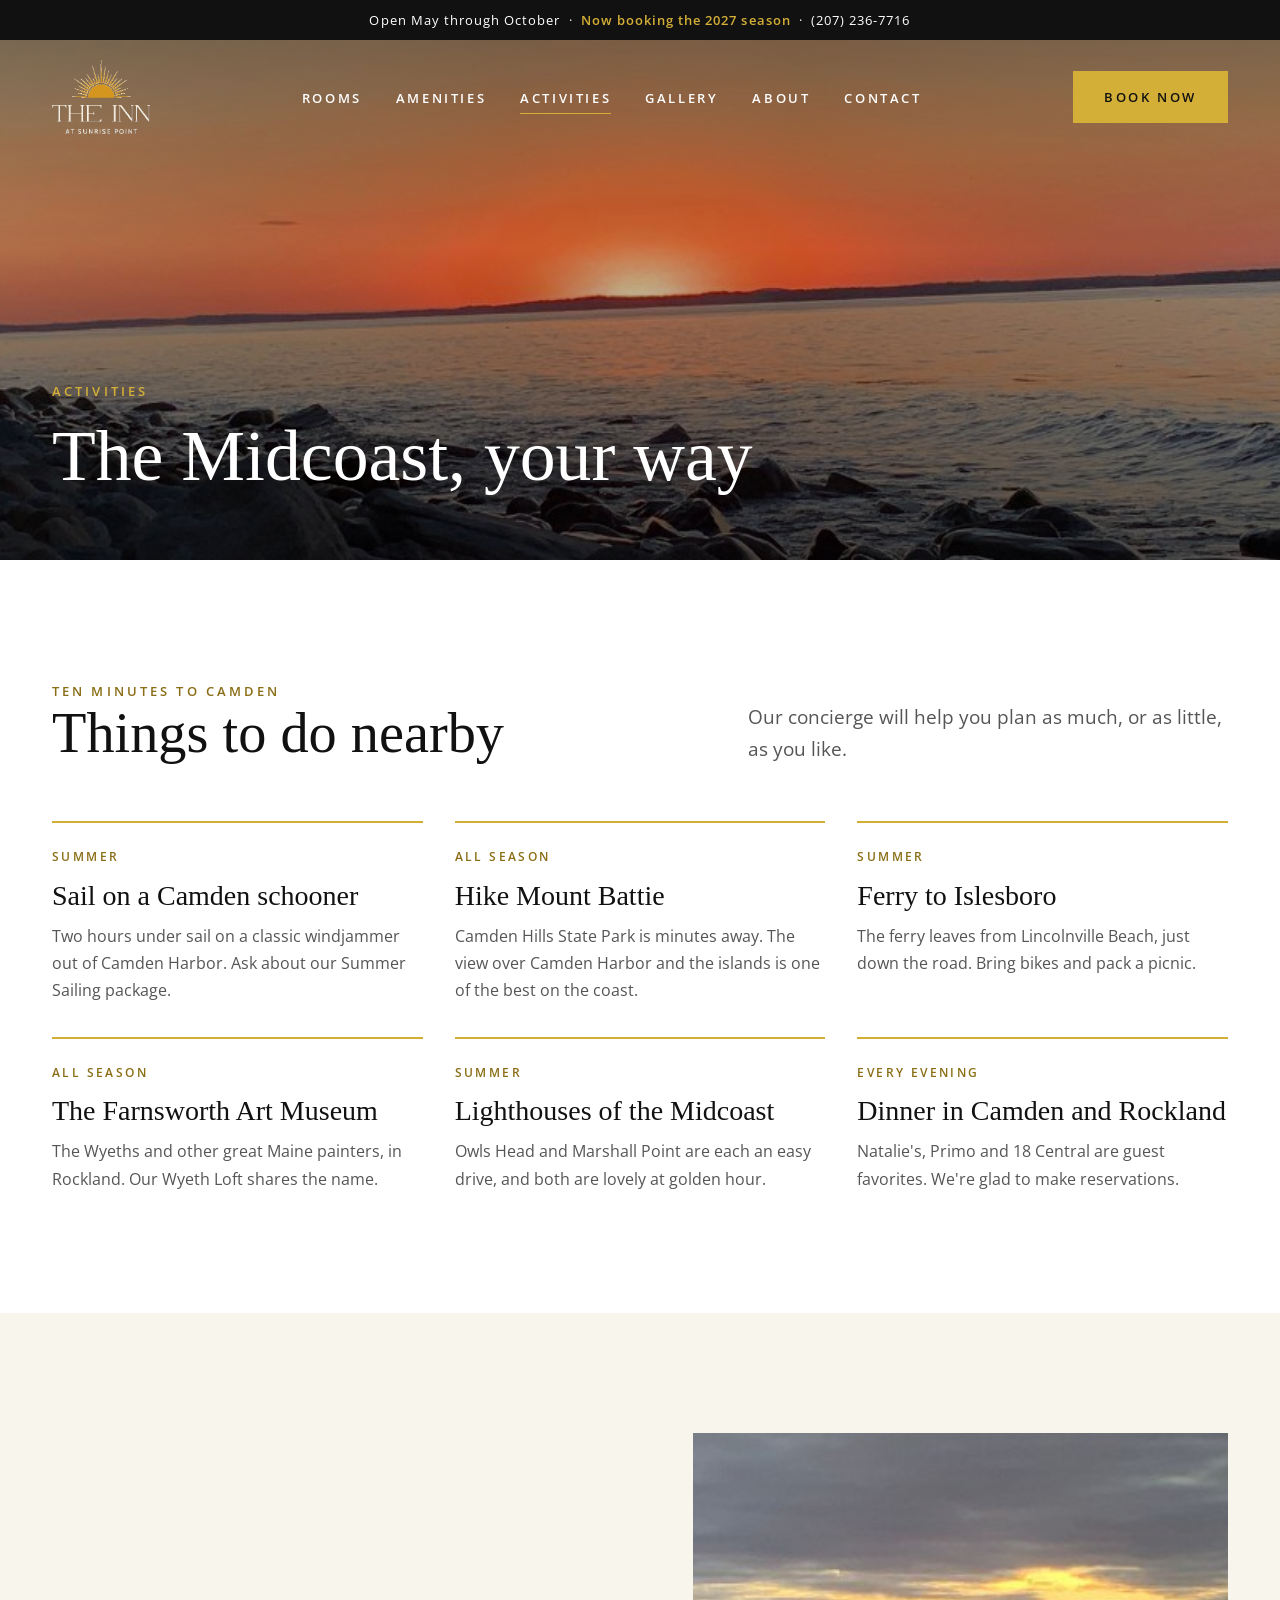
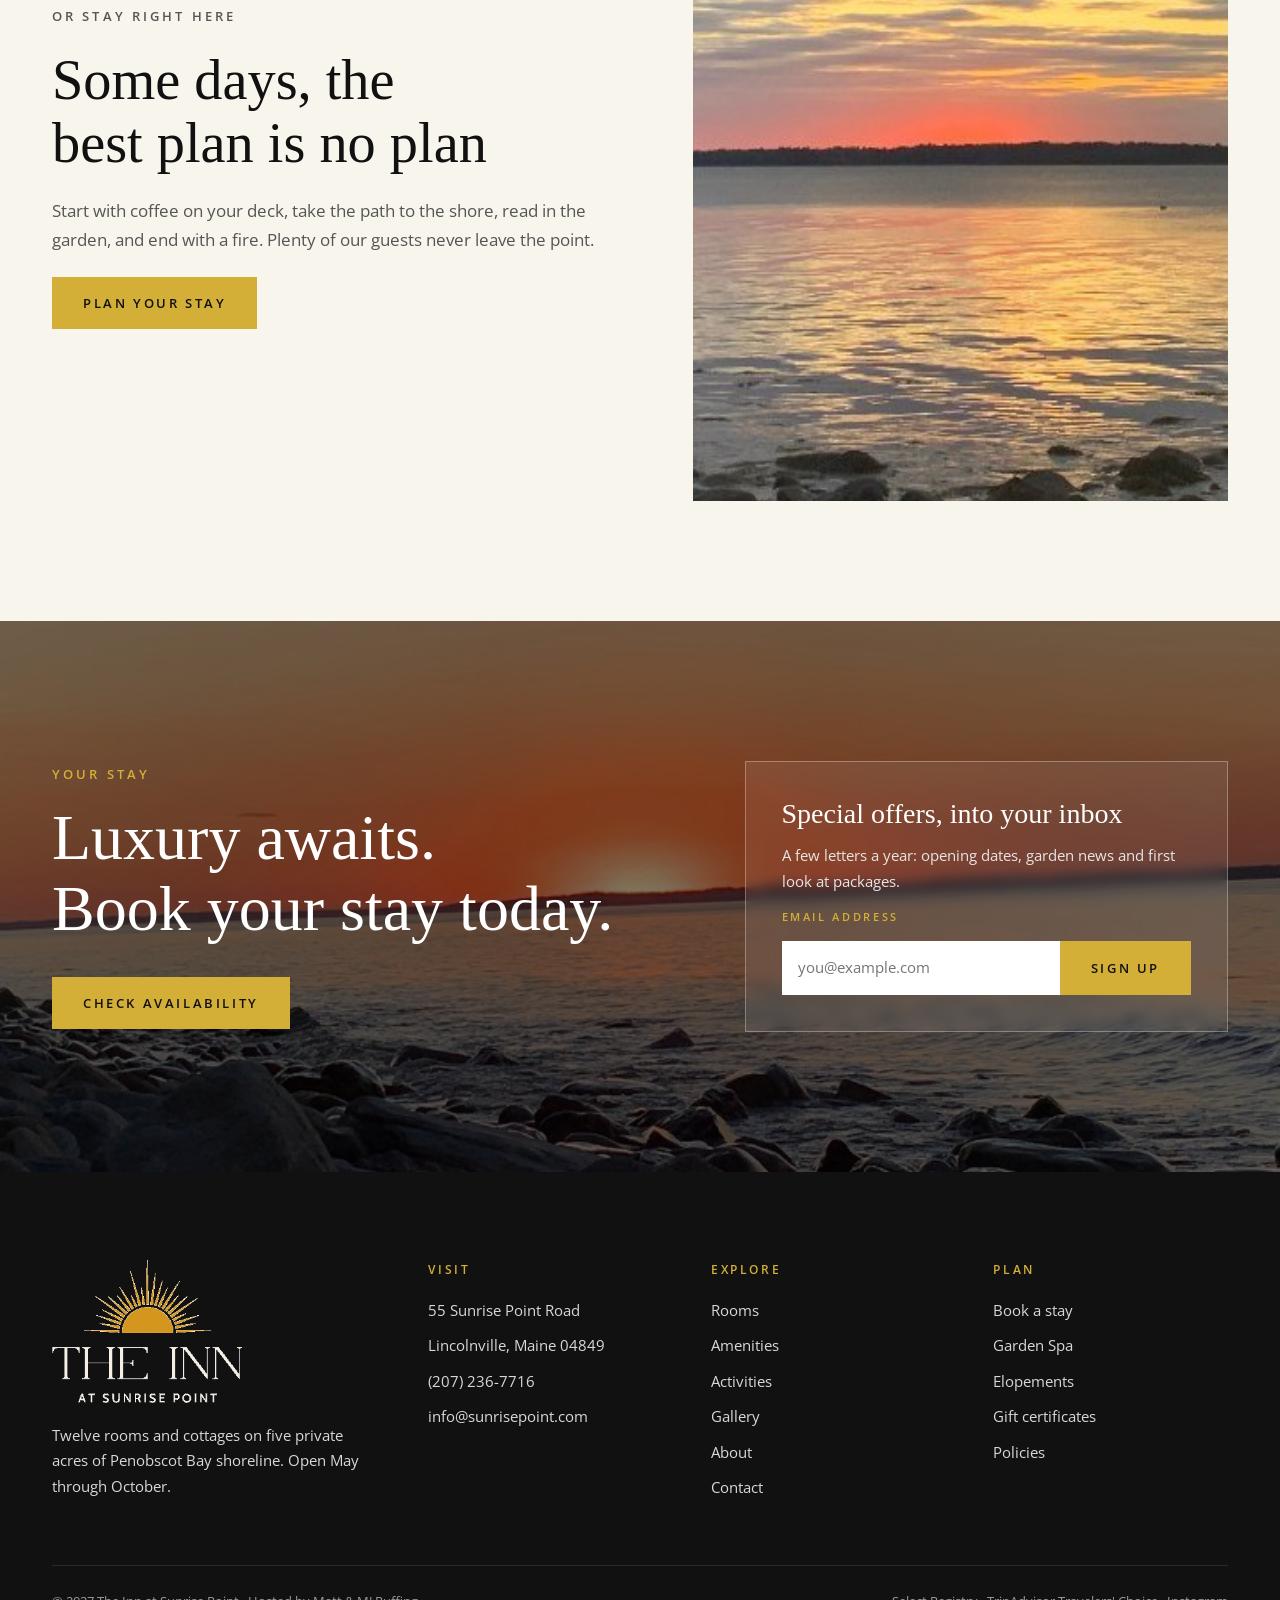
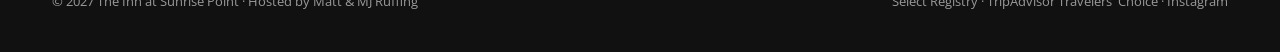
<file: site/activities.html>
<!doctype html>
<html lang="en">
<head>
<meta charset="utf-8">
<meta name="viewport" content="width=device-width, initial-scale=1">
<title>Activities · The Inn at Sunrise Point</title>
<meta name="description" content="Sailing, hiking, islands, art and dining around Camden and Midcoast Maine.">
<link rel="preconnect" href="https://fonts.googleapis.com">
<link rel="preconnect" href="https://fonts.gstatic.com" crossorigin>
<link rel="stylesheet" href="https://fonts.googleapis.com/css2?family=Open+Sans:wght@400;600;700&display=swap">
<link rel="stylesheet" href="styles.css">
</head>
<body>
<div class="topbar">Open May through October &nbsp;·&nbsp; <b>Now booking the 2027 season</b> &nbsp;·&nbsp; (207) 236-7716</div>
<header class="nav">
<div class="wrap">
<a class="logo" href="index.html" aria-label="The Inn at Sunrise Point, home"><img src="logo-light.png" alt="The Inn at Sunrise Point"></a>
<nav aria-label="Main"><ul><li><a href="accommodations.html">Rooms</a></li><li><a href="amenities.html">Amenities</a></li><li><a href="activities.html" aria-current="page">Activities</a></li><li><a href="gallery.html">Gallery</a></li><li><a href="about.html">About</a></li><li><a href="contact.html">Contact</a></li></ul></nav>
<a class="btn book-top" href="https://secure.thinkreservations.com/sunrisepoint/reservations">Book now</a>
<button class="menu-btn" type="button" aria-label="Open menu"><svg width="22" height="16" viewBox="0 0 22 16" aria-hidden="true"><path d="M1 2h20M1 8h20M1 14h20" stroke="currentColor" stroke-width="1.6"/></svg></button>
</div>
</header>
<section class="banner on-dark">
<img src="images/sunrise-panorama.jpg" alt="Sunrise over Penobscot Bay">
<div class="wrap"><p class="eyebrow light">Activities</p><h1>The Midcoast, your way</h1></div>
</section>

<main>
<section class="section"><div class="wrap">
<div class="section-head"><div><p class="eyebrow">Ten minutes to Camden</p><h2>Things to do nearby</h2></div><p class="lead" style="max-width:30rem">Our concierge will help you plan as much, or as little, as you like.</p></div>
<div class="act-grid"><div class="act"><p class="when">Summer</p><h3>Sail on a Camden schooner</h3><p>Two hours under sail on a classic windjammer out of Camden Harbor. Ask about our Summer Sailing package.</p></div><div class="act"><p class="when">All season</p><h3>Hike Mount Battie</h3><p>Camden Hills State Park is minutes away. The view over Camden Harbor and the islands is one of the best on the coast.</p></div><div class="act"><p class="when">Summer</p><h3>Ferry to Islesboro</h3><p>The ferry leaves from Lincolnville Beach, just down the road. Bring bikes and pack a picnic.</p></div><div class="act"><p class="when">All season</p><h3>The Farnsworth Art Museum</h3><p>The Wyeths and other great Maine painters, in Rockland. Our Wyeth Loft shares the name.</p></div><div class="act"><p class="when">Summer</p><h3>Lighthouses of the Midcoast</h3><p>Owls Head and Marshall Point are each an easy drive, and both are lovely at golden hour.</p></div><div class="act"><p class="when">Every evening</p><h3>Dinner in Camden and Rockland</h3><p>Natalie&#x27;s, Primo and 18 Central are guest favorites. We&#x27;re glad to make reservations.</p></div></div>
</div></section>
<section class="section sand"><div class="wrap split reverse">
<div class="media"><img src="images/early-morning-bay.jpg" alt="Early morning on the bay"></div>
<div class="text"><p class="eyebrow">Or stay right here</p><h2 class="h2">Some days, the best plan is no plan</h2><p>Start with coffee on your deck, take the path to the shore, read in the garden, and end with a fire. Plenty of our guests never leave the point.</p><p><a class="btn" href="https://secure.thinkreservations.com/sunrisepoint/reservations">Plan your stay</a></p></div>
</div></section>
<section class="cta on-dark">
<img src="images/sunrise-panorama.jpg" alt="">
<div class="wrap">
<div><p class="eyebrow light">Your stay</p><h2>Luxury awaits.<br>Book your stay today.</h2><a class="btn" href="https://secure.thinkreservations.com/sunrisepoint/reservations">Check availability</a></div>
<form class="newsletter" aria-label="Newsletter">
<h3>Special offers, into your inbox</h3>
<p style="font-size:15px;color:#E6E6E6">A few letters a year: opening dates, garden news and first look at packages.</p>
<label for="nl-email" class="eyebrow light" style="font-size:11px">Email address</label>
<div class="row"><input id="nl-email" type="email" placeholder="you@example.com"><button class="btn" type="submit">Sign up</button></div>
</form>
</div>
</section>
</main>
<footer class="site">
<div class="wrap">
<div class="cols">
<div style="display:flex;flex-direction:column;gap:20px">
<img class="flogo" src="logo-light.png" alt="The Inn at Sunrise Point">
<p style="font-size:15px;max-width:26rem">Twelve rooms and cottages on five private acres of Penobscot Bay shoreline. Open May through October.</p>
</div>
<div><h4>Visit</h4><ul><li>55 Sunrise Point Road</li><li>Lincolnville, Maine 04849</li><li>(207) 236-7716</li><li>info@sunrisepoint.com</li></ul></div>
<div><h4>Explore</h4><ul><li><a href="accommodations.html">Rooms</a></li><li><a href="amenities.html">Amenities</a></li><li><a href="activities.html">Activities</a></li><li><a href="gallery.html">Gallery</a></li><li><a href="about.html">About</a></li><li><a href="contact.html">Contact</a></li></ul></div>
<div><h4>Plan</h4><ul><li><a href="https://secure.thinkreservations.com/sunrisepoint/reservations">Book a stay</a></li><li><a href="amenities.html#spa">Garden Spa</a></li><li><a href="contact.html">Elopements</a></li><li><a href="contact.html">Gift certificates</a></li><li><a href="accommodations.html#policies">Policies</a></li></ul></div>
</div>
<div class="base"><span>© 2027 The Inn at Sunrise Point · Hosted by Matt &amp; MJ Ruffing</span><span>Select Registry · TripAdvisor Travelers' Choice · Instagram</span></div>
</div>
</footer>
<script src="main.js"></script>
</body>
</html>
</file>
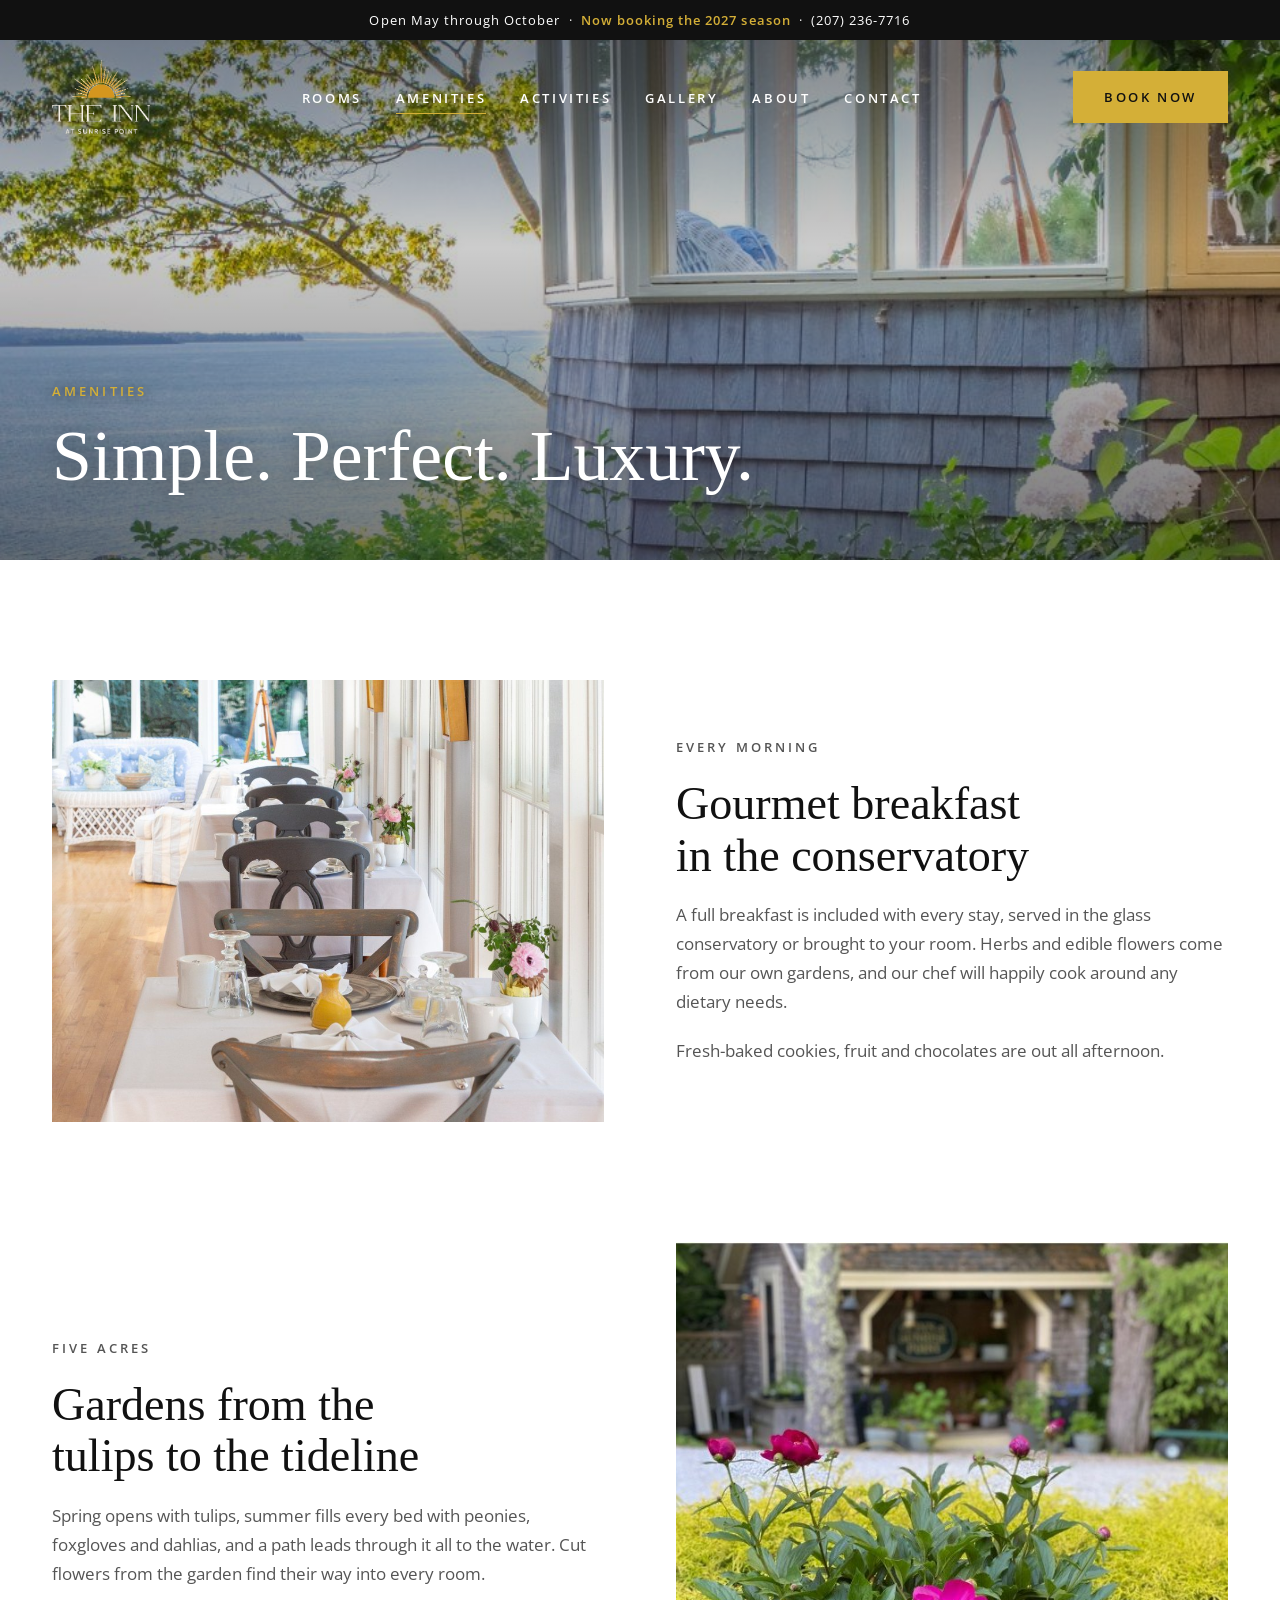
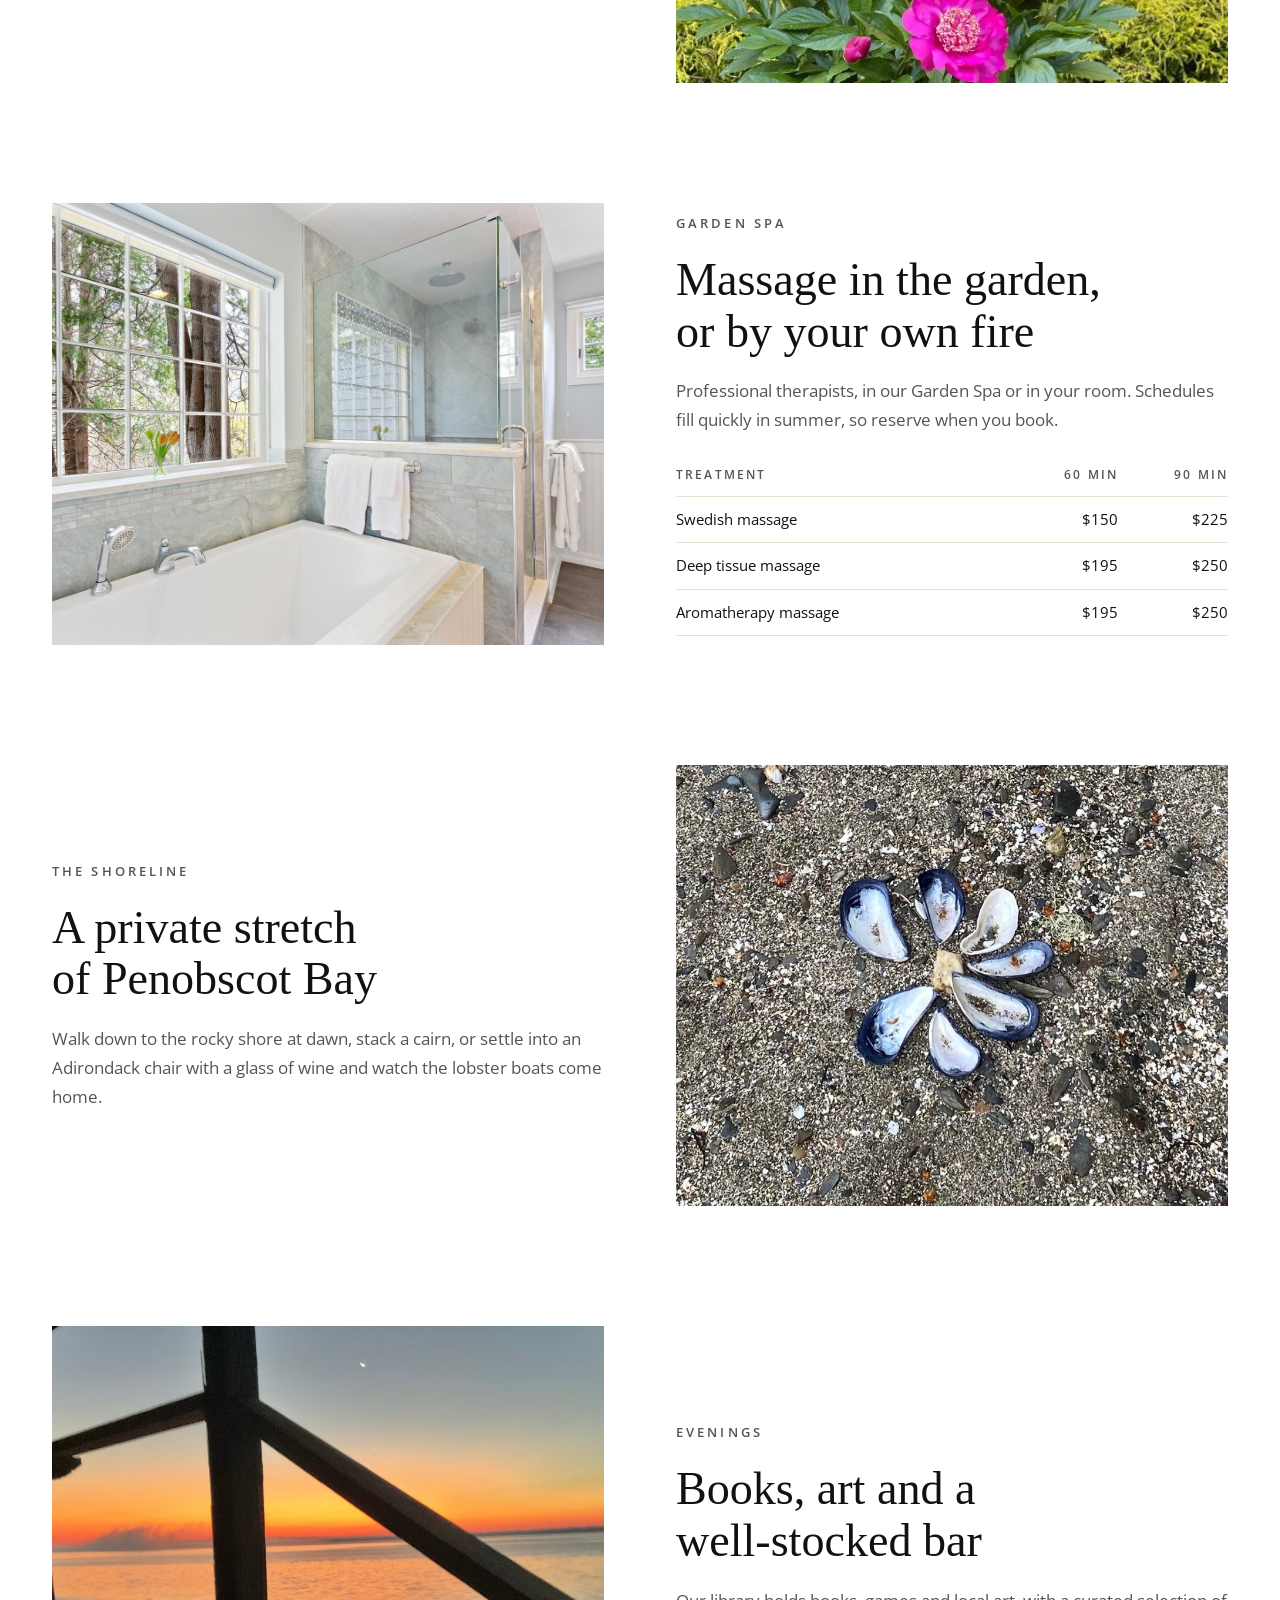
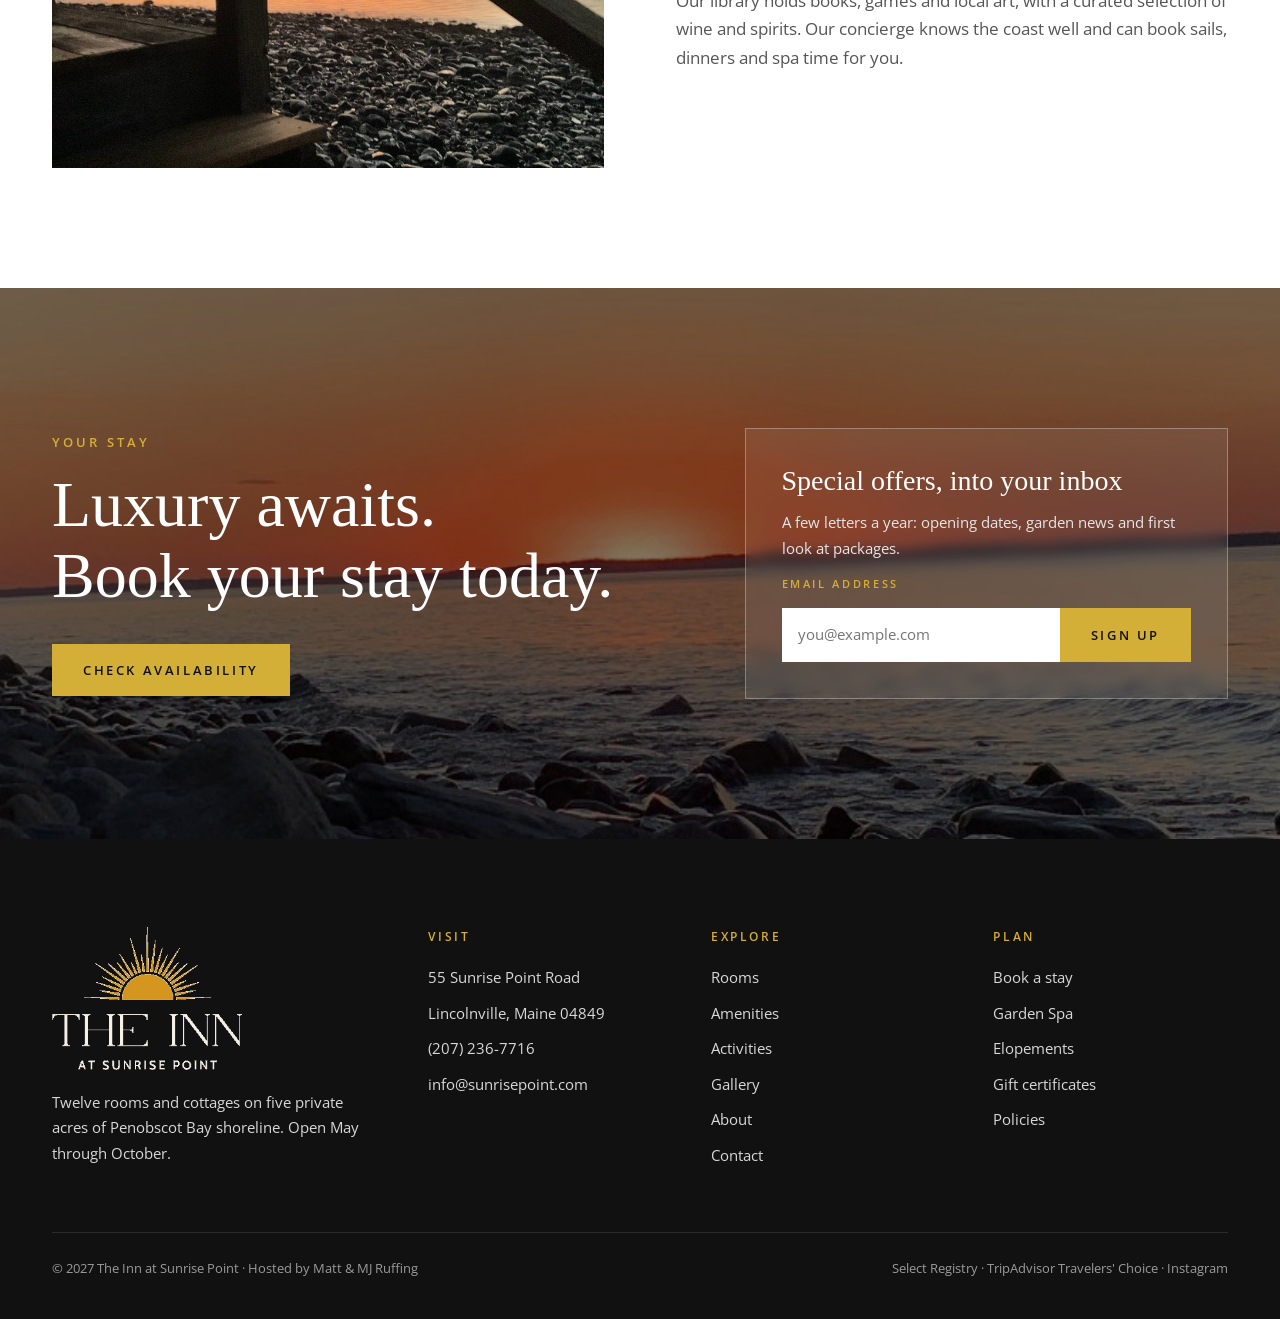
<file: site/amenities.html>
<!doctype html>
<html lang="en">
<head>
<meta charset="utf-8">
<meta name="viewport" content="width=device-width, initial-scale=1">
<title>Amenities · The Inn at Sunrise Point</title>
<meta name="description" content="Gourmet breakfast, gardens, the Garden Spa and a private shoreline on Penobscot Bay.">
<link rel="preconnect" href="https://fonts.googleapis.com">
<link rel="preconnect" href="https://fonts.gstatic.com" crossorigin>
<link rel="stylesheet" href="https://fonts.googleapis.com/css2?family=Open+Sans:wght@400;600;700&display=swap">
<link rel="stylesheet" href="styles.css">
</head>
<body>
<div class="topbar">Open May through October &nbsp;·&nbsp; <b>Now booking the 2027 season</b> &nbsp;·&nbsp; (207) 236-7716</div>
<header class="nav">
<div class="wrap">
<a class="logo" href="index.html" aria-label="The Inn at Sunrise Point, home"><img src="logo-light.png" alt="The Inn at Sunrise Point"></a>
<nav aria-label="Main"><ul><li><a href="accommodations.html">Rooms</a></li><li><a href="amenities.html" aria-current="page">Amenities</a></li><li><a href="activities.html">Activities</a></li><li><a href="gallery.html">Gallery</a></li><li><a href="about.html">About</a></li><li><a href="contact.html">Contact</a></li></ul></nav>
<a class="btn book-top" href="https://secure.thinkreservations.com/sunrisepoint/reservations">Book now</a>
<button class="menu-btn" type="button" aria-label="Open menu"><svg width="22" height="16" viewBox="0 0 22 16" aria-hidden="true"><path d="M1 2h20M1 8h20M1 14h20" stroke="currentColor" stroke-width="1.6"/></svg></button>
</div>
</header>
<section class="banner on-dark">
<img src="images/conservatory-and-bay.jpg" alt="The conservatory and gardens above the bay">
<div class="wrap"><p class="eyebrow light">Amenities</p><h1>Simple. Perfect. Luxury.</h1></div>
</section>

<main>
<section class="section"><div class="wrap">
<div class="feature" id="breakfast"><img src="images/breakfast-conservatory.jpg" alt="Breakfast tables in the sunlit conservatory">
<div class="text"><p class="eyebrow">Every morning</p><h2>Gourmet breakfast in the conservatory</h2><p>A full breakfast is included with every stay, served in the glass conservatory or brought to your room. Herbs and edible flowers come from our own gardens, and our chef will happily cook around any dietary needs.</p><p>Fresh-baked cookies, fruit and chocolates are out all afternoon.</p></div></div>

<div class="feature reverse" id="gardens"><img src="images/peony-garden.jpg" alt="Peonies and golden shrubs in the garden">
<div class="text"><p class="eyebrow">Five acres</p><h2>Gardens from the tulips to the tideline</h2><p>Spring opens with tulips, summer fills every bed with peonies, foxgloves and dahlias, and a path leads through it all to the water. Cut flowers from the garden find their way into every room.</p></div></div>

<div class="feature" id="spa"><img src="images/homer-cottage-bath.jpg" alt="A deep soaking tub beside a window onto the trees">
<div class="text"><p class="eyebrow">Garden Spa</p><h2>Massage in the garden, or by your own fire</h2><p>Professional therapists, in our Garden Spa or in your room. Schedules fill quickly in summer, so reserve when you book.</p>
<table class="prices"><thead><tr><th>Treatment</th><th>60 min</th><th>90 min</th></tr></thead><tbody>
<tr><td>Swedish massage</td><td>$150</td><td>$225</td></tr>
<tr><td>Deep tissue massage</td><td>$195</td><td>$250</td></tr>
<tr><td>Aromatherapy massage</td><td>$195</td><td>$250</td></tr></tbody></table></div></div>

<div class="feature reverse" id="shore"><img src="images/mussel-shells-on-shore.jpg" alt="Mussel shells arranged like a flower on the beach">
<div class="text"><p class="eyebrow">The shoreline</p><h2>A private stretch of Penobscot Bay</h2><p>Walk down to the rocky shore at dawn, stack a cairn, or settle into an Adirondack chair with a glass of wine and watch the lobster boats come home.</p></div></div>

<div class="feature" id="library"><img src="images/sunrise-through-railing.jpg" alt="Sunrise over the bay seen through a deck railing">
<div class="text"><p class="eyebrow">Evenings</p><h2>Books, art and a well-stocked bar</h2><p>Our library holds books, games and local art, with a curated selection of wine and spirits. Our concierge knows the coast well and can book sails, dinners and spa time for you.</p></div></div>
</div></section>
<section class="cta on-dark">
<img src="images/sunrise-panorama.jpg" alt="">
<div class="wrap">
<div><p class="eyebrow light">Your stay</p><h2>Luxury awaits.<br>Book your stay today.</h2><a class="btn" href="https://secure.thinkreservations.com/sunrisepoint/reservations">Check availability</a></div>
<form class="newsletter" aria-label="Newsletter">
<h3>Special offers, into your inbox</h3>
<p style="font-size:15px;color:#E6E6E6">A few letters a year: opening dates, garden news and first look at packages.</p>
<label for="nl-email" class="eyebrow light" style="font-size:11px">Email address</label>
<div class="row"><input id="nl-email" type="email" placeholder="you@example.com"><button class="btn" type="submit">Sign up</button></div>
</form>
</div>
</section>
</main>
<footer class="site">
<div class="wrap">
<div class="cols">
<div style="display:flex;flex-direction:column;gap:20px">
<img class="flogo" src="logo-light.png" alt="The Inn at Sunrise Point">
<p style="font-size:15px;max-width:26rem">Twelve rooms and cottages on five private acres of Penobscot Bay shoreline. Open May through October.</p>
</div>
<div><h4>Visit</h4><ul><li>55 Sunrise Point Road</li><li>Lincolnville, Maine 04849</li><li>(207) 236-7716</li><li>info@sunrisepoint.com</li></ul></div>
<div><h4>Explore</h4><ul><li><a href="accommodations.html">Rooms</a></li><li><a href="amenities.html">Amenities</a></li><li><a href="activities.html">Activities</a></li><li><a href="gallery.html">Gallery</a></li><li><a href="about.html">About</a></li><li><a href="contact.html">Contact</a></li></ul></div>
<div><h4>Plan</h4><ul><li><a href="https://secure.thinkreservations.com/sunrisepoint/reservations">Book a stay</a></li><li><a href="amenities.html#spa">Garden Spa</a></li><li><a href="contact.html">Elopements</a></li><li><a href="contact.html">Gift certificates</a></li><li><a href="accommodations.html#policies">Policies</a></li></ul></div>
</div>
<div class="base"><span>© 2027 The Inn at Sunrise Point · Hosted by Matt &amp; MJ Ruffing</span><span>Select Registry · TripAdvisor Travelers' Choice · Instagram</span></div>
</div>
</footer>
<script src="main.js"></script>
</body>
</html>
</file>
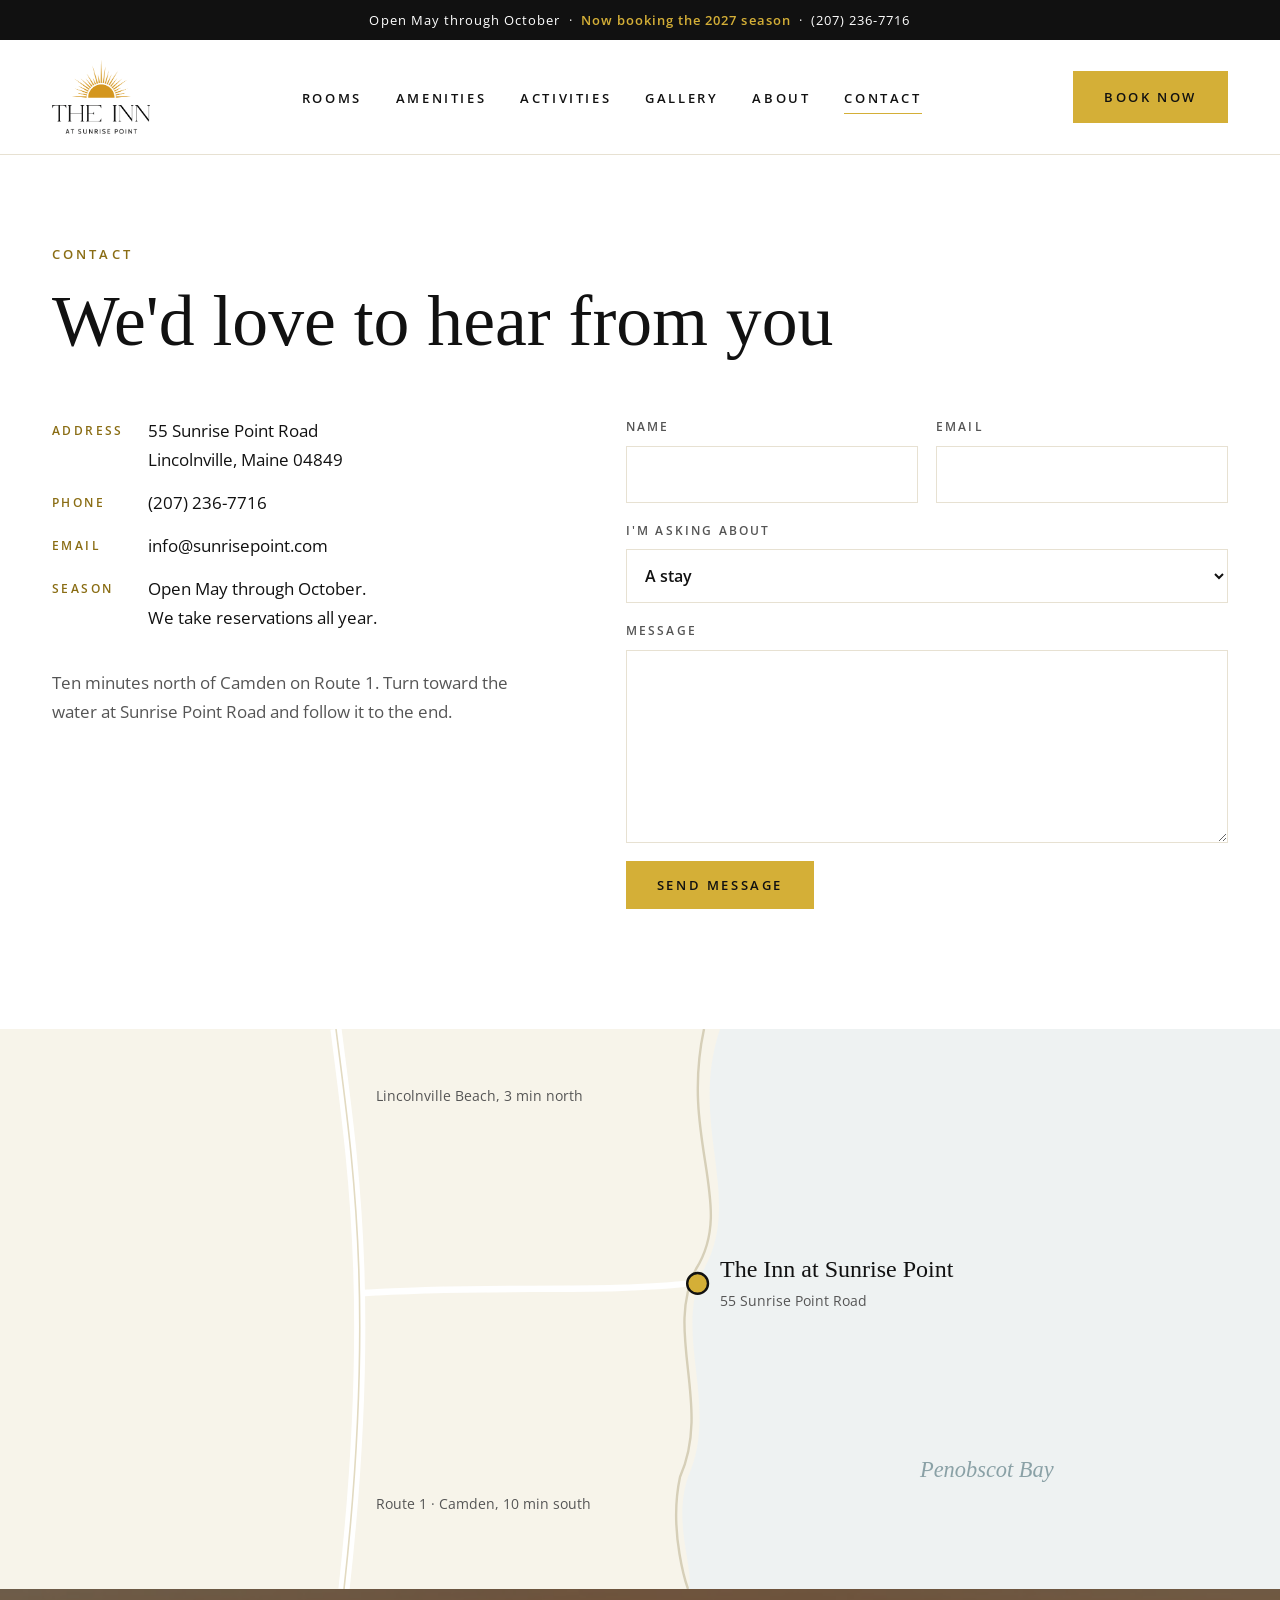
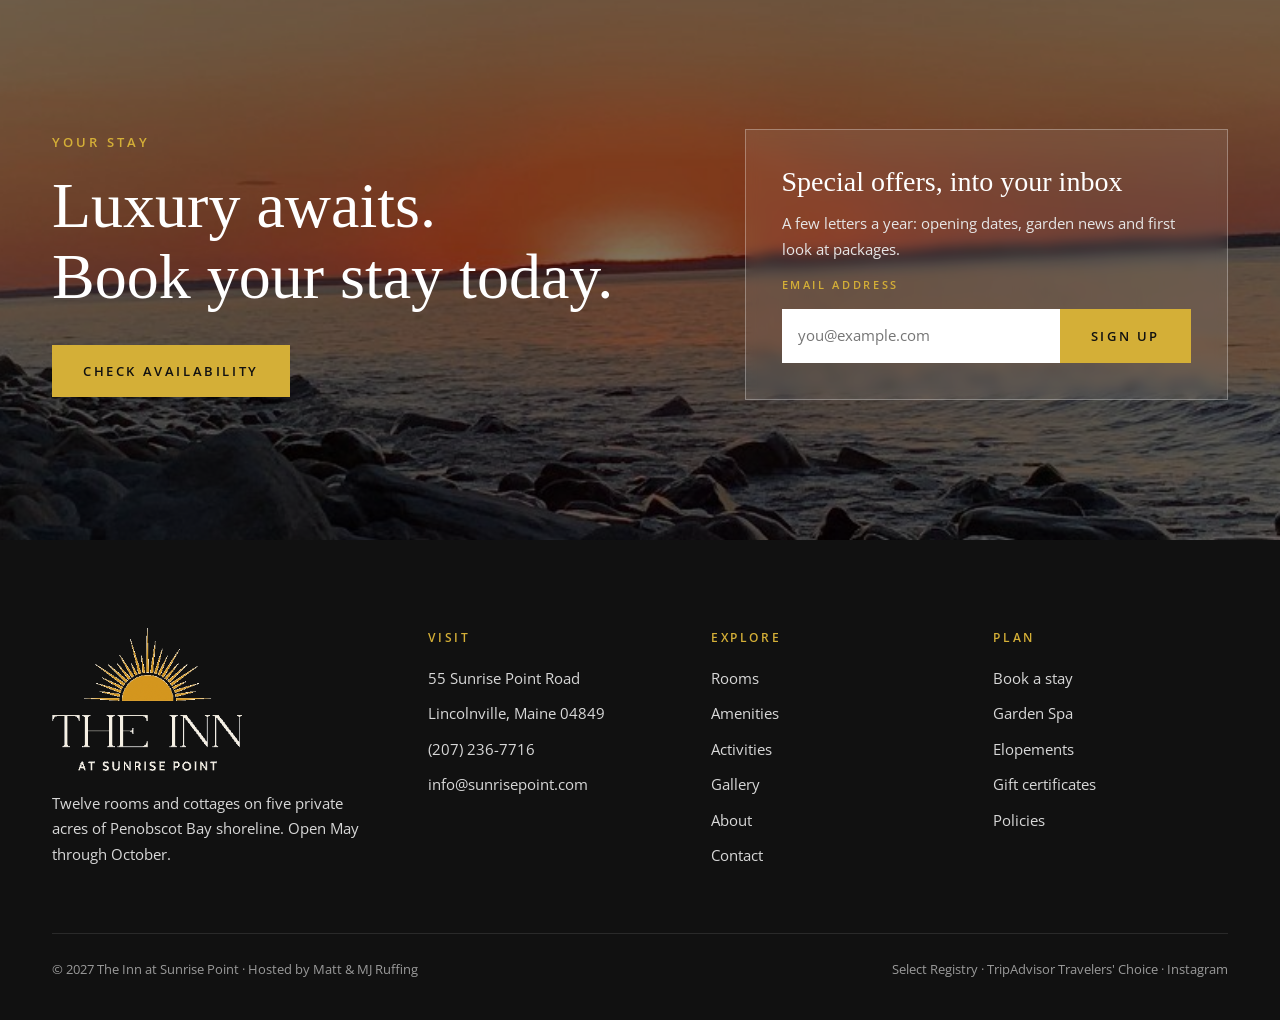
<file: site/contact.html>
<!doctype html>
<html lang="en">
<head>
<meta charset="utf-8">
<meta name="viewport" content="width=device-width, initial-scale=1">
<title>Contact · The Inn at Sunrise Point</title>
<meta name="description" content="Contact The Inn at Sunrise Point in Lincolnville, Maine.">
<link rel="preconnect" href="https://fonts.googleapis.com">
<link rel="preconnect" href="https://fonts.gstatic.com" crossorigin>
<link rel="stylesheet" href="https://fonts.googleapis.com/css2?family=Open+Sans:wght@400;600;700&display=swap">
<link rel="stylesheet" href="styles.css">
</head>
<body>
<div class="topbar">Open May through October &nbsp;·&nbsp; <b>Now booking the 2027 season</b> &nbsp;·&nbsp; (207) 236-7716</div>
<header class="nav solid">
<div class="wrap">
<a class="logo" href="index.html" aria-label="The Inn at Sunrise Point, home"><img src="logo.png" alt="The Inn at Sunrise Point"></a>
<nav aria-label="Main"><ul><li><a href="accommodations.html">Rooms</a></li><li><a href="amenities.html">Amenities</a></li><li><a href="activities.html">Activities</a></li><li><a href="gallery.html">Gallery</a></li><li><a href="about.html">About</a></li><li><a href="contact.html" aria-current="page">Contact</a></li></ul></nav>
<a class="btn book-top" href="https://secure.thinkreservations.com/sunrisepoint/reservations">Book now</a>
<button class="menu-btn" type="button" aria-label="Open menu"><svg width="22" height="16" viewBox="0 0 22 16" aria-hidden="true"><path d="M1 2h20M1 8h20M1 14h20" stroke="currentColor" stroke-width="1.6"/></svg></button>
</div>
</header>

<main>
<section class="section" style="padding-top:88px"><div class="wrap">
<div style="margin-bottom:56px;display:flex;flex-direction:column;gap:16px"><p class="eyebrow">Contact</p><h1 class="h2" style="font-size:clamp(44px,5.6vw,76px)">We'd love to hear from you</h1></div>
<div class="contact">
<div style="display:flex;flex-direction:column;gap:36px">
<dl>
<dt>Address</dt><dd>55 Sunrise Point Road<br>Lincolnville, Maine 04849</dd>
<dt>Phone</dt><dd>(207) 236-7716</dd>
<dt>Email</dt><dd>info@sunrisepoint.com</dd>
<dt>Season</dt><dd>Open May through October.<br>We take reservations all year.</dd>
</dl>
<p style="color:var(--muted)">Ten minutes north of Camden on Route 1. Turn toward the water at Sunrise Point Road and follow it to the end.</p>
</div>
<form class="cform" aria-label="Send us a message">
<label>Name<input type="text" autocomplete="name"></label>
<label>Email<input type="email" autocomplete="email"></label>
<label class="full">I'm asking about<select><option>A stay</option><option>An elopement</option><option>Gift certificates</option><option>Something else</option></select></label>
<label class="full">Message<textarea rows="6"></textarea></label>
<div class="full"><button class="btn" type="submit">Send message</button></div>
</form>
</div>
</div></section>
<section><div class="map" role="img" aria-label="Map: the inn on Sunrise Point, between Camden and Lincolnville Beach">
<svg viewBox="0 0 1600 700" preserveAspectRatio="xMidYMid slice"><rect width="1600" height="700" fill="#EEF2F2"/><path d="M0 0H900C860 120 930 210 880 300C840 380 900 470 860 560C840 620 870 680 860 700H0Z" fill="#F7F4EA"/><path d="M880 0C850 140 920 220 870 300C830 380 890 470 850 560C835 630 860 700 860 700" fill="none" stroke="#D6CFB8" stroke-width="3"/><path d="M420 0C440 160 470 340 430 700" fill="none" stroke="#FFFFFF" stroke-width="14"/><path d="M420 0C440 160 470 340 430 700" fill="none" stroke="#E2DAC1" stroke-width="2"/><path d="M455 330C600 320 760 330 862 318" fill="none" stroke="#FFFFFF" stroke-width="8"/><circle cx="872" cy="318" r="13" fill="#D4AF37" stroke="#111" stroke-width="3"/><text x="900" y="310" font-family="Georgia" font-size="30" fill="#111">The Inn at Sunrise Point</text><text x="900" y="346" font-family="Open Sans, Arial" font-size="18" fill="#555">55 Sunrise Point Road</text><text x="470" y="600" font-family="Open Sans, Arial" font-size="18" fill="#555">Route 1 · Camden, 10 min south</text><text x="470" y="90" font-family="Open Sans, Arial" font-size="18" fill="#555">Lincolnville Beach, 3 min north</text><text x="1150" y="560" font-family="Georgia" font-style="italic" font-size="28" fill="#8AA1A6">Penobscot Bay</text></svg>
</div></section>
<section class="cta on-dark">
<img src="images/sunrise-panorama.jpg" alt="">
<div class="wrap">
<div><p class="eyebrow light">Your stay</p><h2>Luxury awaits.<br>Book your stay today.</h2><a class="btn" href="https://secure.thinkreservations.com/sunrisepoint/reservations">Check availability</a></div>
<form class="newsletter" aria-label="Newsletter">
<h3>Special offers, into your inbox</h3>
<p style="font-size:15px;color:#E6E6E6">A few letters a year: opening dates, garden news and first look at packages.</p>
<label for="nl-email" class="eyebrow light" style="font-size:11px">Email address</label>
<div class="row"><input id="nl-email" type="email" placeholder="you@example.com"><button class="btn" type="submit">Sign up</button></div>
</form>
</div>
</section>
</main>
<footer class="site">
<div class="wrap">
<div class="cols">
<div style="display:flex;flex-direction:column;gap:20px">
<img class="flogo" src="logo-light.png" alt="The Inn at Sunrise Point">
<p style="font-size:15px;max-width:26rem">Twelve rooms and cottages on five private acres of Penobscot Bay shoreline. Open May through October.</p>
</div>
<div><h4>Visit</h4><ul><li>55 Sunrise Point Road</li><li>Lincolnville, Maine 04849</li><li>(207) 236-7716</li><li>info@sunrisepoint.com</li></ul></div>
<div><h4>Explore</h4><ul><li><a href="accommodations.html">Rooms</a></li><li><a href="amenities.html">Amenities</a></li><li><a href="activities.html">Activities</a></li><li><a href="gallery.html">Gallery</a></li><li><a href="about.html">About</a></li><li><a href="contact.html">Contact</a></li></ul></div>
<div><h4>Plan</h4><ul><li><a href="https://secure.thinkreservations.com/sunrisepoint/reservations">Book a stay</a></li><li><a href="amenities.html#spa">Garden Spa</a></li><li><a href="contact.html">Elopements</a></li><li><a href="contact.html">Gift certificates</a></li><li><a href="accommodations.html#policies">Policies</a></li></ul></div>
</div>
<div class="base"><span>© 2027 The Inn at Sunrise Point · Hosted by Matt &amp; MJ Ruffing</span><span>Select Registry · TripAdvisor Travelers' Choice · Instagram</span></div>
</div>
</footer>
<script src="main.js"></script>
</body>
</html>
</file>
<file: site/styles.css>
/* The Inn at Sunrise Point · 2023 vision (Gregøri-style layout)
   Brand guide: sandy gold #D4AF37, white, black · Georgia + Open Sans */
:root {
  --gold: #D4AF37;        /* brand sandy gold: buttons, rules, accents */
  --gold-ink: #8A6D14;    /* darker gold for small gold text on white (readable) */
  --white: #FFFFFF;
  --sand: #F8F5EC;        /* warm white for alternating sections */
  --ink: #111111;         /* brand black: text */
  --muted: #555555;
  --line: #E7E1D2;
  --serif: Georgia, 'Times New Roman', serif;
  --sans: 'Open Sans', 'Helvetica Neue', Arial, sans-serif;
  --max: 1240px;
}
*, *::before, *::after { box-sizing: border-box; }
html { scroll-behavior: smooth; }
body { margin: 0; background: var(--white); color: var(--ink); font-family: var(--sans); font-size: 17px; line-height: 1.7; -webkit-font-smoothing: antialiased; }
img { max-width: 100%; display: block; }
a { color: inherit; }
:focus-visible { outline: 2px solid var(--gold); outline-offset: 3px; }
h1, h2, h3 { font-family: var(--serif); font-weight: 400; line-height: 1.12; margin: 0; text-wrap: balance; }
p { margin: 0; }
.wrap { max-width: var(--max); margin: 0 auto; padding-inline: 32px; }
.eyebrow { font-family: var(--sans); font-size: 13px; font-weight: 600; letter-spacing: 0.24em; text-transform: uppercase; color: var(--gold-ink); }
.on-dark .eyebrow, .eyebrow.light { color: var(--gold); }
.lead { font-size: 19px; color: var(--muted); max-width: 38rem; }
.section { padding-block: 120px; }
.section.sand { background: var(--sand); }
.section-head { display: flex; flex-wrap: wrap; justify-content: space-between; align-items: end; gap: 24px; margin-bottom: 56px; }
.section-head h2, .h2 { font-size: clamp(36px, 4.4vw, 58px); }
.center { text-align: center; margin-inline: auto; }

/* buttons */
.btn { display: inline-flex; align-items: center; justify-content: center; gap: 10px; min-height: 48px; padding: 14px 30px; font-family: var(--sans); font-size: 13px; font-weight: 600; letter-spacing: 0.2em; text-transform: uppercase; text-decoration: none; border: 1px solid var(--gold); background: var(--gold); color: var(--ink); cursor: pointer; transition: background .25s, color .25s, border-color .25s; }
.btn:hover { background: var(--ink); border-color: var(--ink); color: var(--white); }
.btn.outline { background: transparent; color: var(--ink); border-color: var(--ink); }
.btn.outline:hover { background: var(--ink); color: var(--white); }
.btn.outline.light { color: var(--white); border-color: var(--white); }
.btn.outline.light:hover { background: var(--white); color: var(--ink); }
.link { font-size: 13px; font-weight: 600; letter-spacing: 0.2em; text-transform: uppercase; text-decoration: none; border-bottom: 1px solid var(--gold); padding-bottom: 4px; }
.link:hover { color: var(--gold-ink); }

/* header */
.topbar { background: var(--ink); color: var(--white); font-size: 13px; letter-spacing: 0.08em; text-align: center; padding: 9px 16px; }
.topbar b { color: var(--gold); font-weight: 600; }
.nav { position: absolute; left: 0; right: 0; z-index: 20; }
.nav.solid { position: relative; background: var(--white); border-bottom: 1px solid var(--line); }
.nav .wrap { display: flex; align-items: center; justify-content: space-between; gap: 24px; padding-block: 20px; }
.nav .logo img { height: 74px; width: auto; }
.nav ul { display: flex; flex-wrap: wrap; gap: 6px 34px; list-style: none; margin: 0; padding: 0; }
.nav ul a { font-size: 13px; font-weight: 600; letter-spacing: 0.2em; text-transform: uppercase; text-decoration: none; color: var(--white); padding: 6px 0; border-bottom: 1px solid transparent; }
.nav.solid ul a { color: var(--ink); }
.nav ul a:hover, .nav ul a[aria-current="page"] { border-bottom-color: var(--gold); }
.nav .menu-btn { display: none; }

/* home hero slideshow */
.hero { position: relative; height: min(100vh, 920px); min-height: 640px; color: var(--white); overflow: hidden; background: var(--ink); }
.hero .slide { position: absolute; inset: 0; opacity: 0; transition: opacity 1.4s ease; }
.hero .slide.active { opacity: 1; }
.hero .slide img { width: 100%; height: 100%; object-fit: cover; transform: scale(1.04); transition: transform 7s ease-out; }
.hero .slide.active img { transform: scale(1); }
.hero::after { content: ""; position: absolute; inset: 0; background: linear-gradient(180deg, rgba(0,0,0,.45) 0%, rgba(0,0,0,.12) 38%, rgba(0,0,0,.5) 100%); pointer-events: none; }
.hero .copy { position: absolute; z-index: 2; left: 0; right: 0; top: 50%; transform: translateY(-58%); text-align: center; padding-inline: 24px; }
.hero h1 { font-size: clamp(46px, 6.4vw, 92px); max-width: 16ch; margin: 18px auto 0; }
.hero .caption { position: absolute; z-index: 2; right: 32px; bottom: 150px; font-family: var(--serif); font-style: italic; font-size: 18px; text-align: right; }
.hero .dots { position: absolute; z-index: 2; left: 32px; bottom: 150px; display: flex; gap: 10px; }
.hero .dots button { width: 34px; height: 3px; padding: 0; border: 0; background: rgba(255,255,255,.45); cursor: pointer; }
.hero .dots button.active { background: var(--gold); }

/* booking bar */
.booking { position: relative; z-index: 5; margin-top: -84px; }
.booking form { background: var(--white); box-shadow: 0 24px 60px rgba(0,0,0,.18); display: grid; grid-template-columns: repeat(3, minmax(0, 1fr)) auto; align-items: end; gap: 0; }
.booking .field { padding: 22px 26px; border-right: 1px solid var(--line); display: flex; flex-direction: column; gap: 6px; }
.booking label { font-size: 12px; font-weight: 600; letter-spacing: 0.2em; text-transform: uppercase; color: var(--muted); }
.booking input, .booking select { font: inherit; font-family: var(--serif); font-size: 20px; border: 0; padding: 0; background: transparent; color: var(--ink); }
.booking .btn { height: 100%; min-height: 104px; padding-inline: 44px; }
.booking .note { font-size: 13px; color: var(--muted); margin-top: 14px; text-align: center; }

/* page banner (inner pages) */
.banner { position: relative; height: 520px; color: var(--white); display: flex; align-items: end; overflow: hidden; }
.banner img { position: absolute; inset: 0; width: 100%; height: 100%; object-fit: cover; }
.banner::after { content: ""; position: absolute; inset: 0; background: linear-gradient(180deg, rgba(0,0,0,.45), rgba(0,0,0,.2) 40%, rgba(0,0,0,.55)); }
.banner .wrap { position: relative; z-index: 2; width: 100%; padding-bottom: 64px; }
.banner h1 { font-size: clamp(44px, 5.6vw, 80px); margin-top: 14px; }

/* philosophy */
.philosophy h2 { font-size: clamp(34px, 4vw, 54px); max-width: 22ch; margin: 18px auto 40px; }
.two-col { display: grid; grid-template-columns: 1fr 1fr; gap: 48px; color: var(--muted); max-width: 920px; margin-inline: auto; text-align: left; }

/* split */
.split { display: grid; grid-template-columns: 1.05fr 1fr; gap: 80px; align-items: center; }
.split.reverse > :first-child { order: 2; }
.split .media { position: relative; }
.split .media img { width: 100%; aspect-ratio: 4 / 5; object-fit: cover; }
.split .media .inset { position: absolute; right: -40px; bottom: -40px; width: 44%; aspect-ratio: 1; object-fit: cover; border: 10px solid var(--white); }
.split .text { display: flex; flex-direction: column; gap: 22px; }
.split .text p { color: var(--muted); }

/* stats strip */
.stats { display: grid; grid-template-columns: repeat(4, minmax(0, 1fr)); border-top: 1px solid var(--line); border-bottom: 1px solid var(--line); }
.stats div { padding: 34px 20px; text-align: center; border-right: 1px solid var(--line); }
.stats div:last-child { border-right: 0; }
.stats b { display: block; font-family: var(--serif); font-weight: 400; font-size: 44px; line-height: 1.1; }
.stats span { font-size: 13px; letter-spacing: 0.14em; text-transform: uppercase; color: var(--muted); }

/* room cards */
.rooms-grid { display: grid; grid-template-columns: repeat(4, minmax(0, 1fr)); gap: 28px; }
.room-card { display: flex; flex-direction: column; gap: 14px; text-decoration: none; }
.room-card[hidden] { display: none; }
.room-card .ph { position: relative; overflow: hidden; aspect-ratio: 3 / 4; background: var(--sand); }
.room-card .ph img { width: 100%; height: 100%; object-fit: cover; transition: transform .8s ease; }
.room-card:hover .ph img { transform: scale(1.05); }
.room-card .tag { position: absolute; top: 14px; left: 14px; background: var(--white); font-size: 11px; font-weight: 600; letter-spacing: 0.2em; text-transform: uppercase; padding: 6px 10px; }
.room-card h3 { font-size: 27px; }
.meta { display: flex; flex-wrap: wrap; gap: 6px 18px; font-size: 14px; color: var(--muted); }
.meta span { display: inline-flex; align-items: center; gap: 7px; }
.meta svg { width: 16px; height: 16px; stroke: var(--gold-ink); fill: none; stroke-width: 1.5; }
.price { font-family: var(--serif); font-size: 18px; }
.placeholder { width: 100%; height: 100%; display: flex; align-items: end; padding: 16px; background: repeating-linear-gradient(135deg, #F3EEDF 0 14px, #EEE7D3 14px 28px); color: var(--muted); font-size: 12px; letter-spacing: 0.16em; text-transform: uppercase; }

/* amenities cards */
.amen-grid { display: grid; grid-template-columns: repeat(3, minmax(0, 1fr)); gap: 28px; }
.amen-card { position: relative; aspect-ratio: 3 / 4; overflow: hidden; color: var(--white); text-decoration: none; display: flex; align-items: end; }
.amen-card img { position: absolute; inset: 0; width: 100%; height: 100%; object-fit: cover; transition: transform .8s ease; }
.amen-card:hover img { transform: scale(1.05); }
.amen-card::after { content: ""; position: absolute; inset: 0; background: linear-gradient(180deg, rgba(0,0,0,0) 40%, rgba(0,0,0,.72)); }
.amen-card .t { position: relative; z-index: 2; padding: 30px; display: flex; flex-direction: column; gap: 8px; }
.amen-card h3 { font-size: 32px; }
.amen-card p { font-size: 15px; color: #EDEDED; }

/* journal */
.news-grid { display: grid; grid-template-columns: repeat(3, minmax(0, 1fr)); gap: 32px; }
.news-card { display: flex; flex-direction: column; gap: 14px; text-decoration: none; }
.news-card img { aspect-ratio: 3 / 2; width: 100%; object-fit: cover; }
.news-card h3 { font-size: 24px; }
.news-card .cat { font-size: 12px; font-weight: 600; letter-spacing: 0.2em; text-transform: uppercase; color: var(--gold-ink); }

/* quote */
.quote { text-align: center; max-width: 900px; margin-inline: auto; }
.quote blockquote { margin: 18px 0 20px; font-family: var(--serif); font-style: italic; font-size: clamp(28px, 3.2vw, 42px); line-height: 1.3; }
.quote cite { font-style: normal; font-size: 14px; letter-spacing: 0.14em; text-transform: uppercase; color: var(--muted); }
.stars { color: var(--gold); letter-spacing: 4px; font-size: 18px; }

/* CTA band */
.cta { position: relative; color: var(--white); overflow: hidden; }
.cta > img { position: absolute; inset: 0; width: 100%; height: 100%; object-fit: cover; }
.cta::after { content: ""; position: absolute; inset: 0; background: rgba(0,0,0,.5); }
.cta .wrap { position: relative; z-index: 2; padding-block: 140px; display: grid; grid-template-columns: 1.3fr 1fr; gap: 64px; align-items: center; }
.cta h2 { font-size: clamp(40px, 5vw, 70px); margin: 16px 0 32px; }
.newsletter { background: rgba(255,255,255,.08); border: 1px solid rgba(255,255,255,.3); padding: 36px; display: flex; flex-direction: column; gap: 14px; backdrop-filter: blur(6px); }
.newsletter h3 { font-size: 28px; }
.newsletter .row { display: flex; gap: 0; }
.newsletter input { flex: 1; min-width: 0; font: inherit; font-size: 15px; padding: 14px 16px; border: 0; background: var(--white); color: var(--ink); }

/* footer */
footer.site { background: var(--ink); color: #D8D8D8; }
footer.site .wrap { padding-block: 88px 40px; }
footer.site .cols { display: grid; grid-template-columns: 1.4fr 1fr 1fr 1fr; gap: 48px; }
footer.site img.flogo { width: 190px; }
footer.site h4 { font-family: var(--sans); font-size: 12px; font-weight: 600; letter-spacing: 0.22em; text-transform: uppercase; color: var(--gold); margin: 0 0 18px; }
footer.site ul { list-style: none; margin: 0; padding: 0; display: flex; flex-direction: column; gap: 10px; font-size: 15px; }
footer.site a { text-decoration: none; }
footer.site a:hover { color: var(--gold); }
footer.site .base { margin-top: 64px; padding-top: 24px; border-top: 1px solid #2A2A2A; display: flex; flex-wrap: wrap; justify-content: space-between; gap: 16px; font-size: 13px; color: #9A9A9A; }

/* accommodations */
.filters { display: flex; flex-wrap: wrap; gap: 10px; justify-content: center; margin-bottom: 48px; }
.filters button { font: inherit; font-size: 13px; font-weight: 600; letter-spacing: 0.18em; text-transform: uppercase; padding: 12px 22px; background: transparent; border: 1px solid var(--line); color: var(--ink); cursor: pointer; }
.filters button[aria-pressed="true"] { background: var(--ink); border-color: var(--ink); color: var(--white); }
.rooms-list { display: grid; grid-template-columns: repeat(3, minmax(0, 1fr)); gap: 48px 32px; }
.rooms-list .room-card .ph { aspect-ratio: 4 / 3; }
.room-card .line { color: var(--muted); font-size: 16px; }
.room-card .foot { display: flex; justify-content: space-between; align-items: center; gap: 12px; border-top: 1px solid var(--line); padding-top: 14px; margin-top: auto; }

/* feature rows (amenities) */
.feature { display: grid; grid-template-columns: 1fr 1fr; gap: 72px; align-items: center; }
.feature + .feature { margin-top: 120px; }
.feature.reverse > :first-child { order: 2; }
.feature img { width: 100%; aspect-ratio: 5 / 4; object-fit: cover; }
.feature .text { display: flex; flex-direction: column; gap: 20px; }
.feature .text p { color: var(--muted); }
.feature h2 { font-size: clamp(34px, 3.6vw, 48px); }
.prices { width: 100%; border-collapse: collapse; font-size: 15px; font-variant-numeric: tabular-nums; }
.prices th, .prices td { padding: 10px 0; border-bottom: 1px solid var(--line); text-align: left; }
.prices th { font-size: 12px; letter-spacing: 0.18em; text-transform: uppercase; color: var(--muted); font-weight: 600; }
.prices td:not(:first-child), .prices th:not(:first-child) { text-align: right; }

/* activities */
.act-grid { display: grid; grid-template-columns: repeat(3, minmax(0, 1fr)); gap: 32px; }
.act { border-top: 2px solid var(--gold); padding-top: 24px; display: flex; flex-direction: column; gap: 12px; }
.act .when { font-size: 12px; font-weight: 600; letter-spacing: 0.2em; text-transform: uppercase; color: var(--gold-ink); }
.act h3 { font-size: 28px; }
.act p { color: var(--muted); font-size: 16px; }

/* gallery */
.masonry { columns: 3 320px; column-gap: 20px; }
.masonry figure { margin: 0 0 20px; break-inside: avoid; cursor: zoom-in; position: relative; overflow: hidden; }
.masonry img { width: 100%; height: auto; transition: transform .6s ease; }
.masonry figure:hover img { transform: scale(1.03); }
.masonry figcaption { position: absolute; left: 0; right: 0; bottom: 0; padding: 30px 16px 12px; color: var(--white); font-size: 14px; background: linear-gradient(180deg, transparent, rgba(0,0,0,.6)); opacity: 0; transition: opacity .3s; }
.masonry figure:hover figcaption { opacity: 1; }
.lightbox { position: fixed; inset: 0; z-index: 100; background: rgba(10,10,10,.94); display: flex; flex-direction: column; align-items: center; justify-content: center; gap: 18px; padding: 40px; }
.lightbox[hidden] { display: none; }
.lightbox img { max-width: min(1100px, 92vw); max-height: 78vh; object-fit: contain; }
.lightbox p { color: #DDD; font-family: var(--serif); font-style: italic; font-size: 18px; }
.lightbox .close { position: absolute; top: 24px; right: 28px; background: none; border: 1px solid #777; color: #FFF; width: 48px; height: 48px; font-size: 22px; cursor: pointer; }

/* about */
.values { display: grid; grid-template-columns: repeat(4, minmax(0, 1fr)); gap: 32px; }
.values div { display: flex; flex-direction: column; gap: 10px; }
.values h3 { font-size: 26px; }
.values p { color: var(--muted); font-size: 16px; }
.timeline { display: grid; grid-template-columns: repeat(3, minmax(0, 1fr)); gap: 32px; }
.timeline div { border-left: 1px solid var(--gold); padding-left: 22px; }
.timeline b { font-family: var(--serif); font-weight: 400; font-size: 40px; display: block; }
.timeline p { color: var(--muted); font-size: 16px; }

/* contact */
.contact { display: grid; grid-template-columns: 1fr 1.2fr; gap: 72px; }
.contact dl { display: grid; grid-template-columns: auto 1fr; gap: 14px 24px; margin: 0; font-size: 17px; }
.contact dt { font-size: 12px; font-weight: 600; letter-spacing: 0.2em; text-transform: uppercase; color: var(--gold-ink); padding-top: 4px; }
.contact dd { margin: 0; }
.cform { display: grid; grid-template-columns: 1fr 1fr; gap: 18px; }
.cform .full { grid-column: 1 / -1; }
.cform label { display: flex; flex-direction: column; gap: 8px; font-size: 12px; font-weight: 600; letter-spacing: 0.18em; text-transform: uppercase; color: var(--muted); }
.cform input, .cform select, .cform textarea { font: inherit; font-size: 16px; letter-spacing: 0; text-transform: none; color: var(--ink); padding: 14px; border: 1px solid var(--line); background: var(--white); }
.map { position: relative; aspect-ratio: 16 / 7; background: #E9EEF0; overflow: hidden; }
.map svg { width: 100%; height: 100%; }

/* responsive */
@media (max-width: 1000px) {
  .rooms-grid { grid-template-columns: repeat(2, minmax(0, 1fr)); }
  .rooms-list, .act-grid, .news-grid, .amen-grid { grid-template-columns: repeat(2, minmax(0, 1fr)); }
  .split, .feature, .cta .wrap, .contact { grid-template-columns: 1fr; gap: 48px; }
  .split.reverse > :first-child, .feature.reverse > :first-child { order: 0; }
  .split .media .inset { display: none; }
  footer.site .cols { grid-template-columns: 1fr 1fr; }
  .values { grid-template-columns: repeat(2, minmax(0, 1fr)); }
}
@media (max-width: 720px) {
  .section { padding-block: 80px; }
  .wrap { padding-inline: 20px; }
  .nav ul { display: none; }
  .nav .menu-btn { display: inline-flex; background: none; border: 1px solid currentColor; color: inherit; width: 48px; height: 48px; align-items: center; justify-content: center; }
  .nav .book-top { display: none; }
  .booking form { grid-template-columns: 1fr; }
  .booking .field { border-right: 0; border-bottom: 1px solid var(--line); }
  .booking .btn { min-height: 56px; }
  .rooms-grid, .rooms-list, .act-grid, .news-grid, .amen-grid, .two-col, .timeline, .values, .stats { grid-template-columns: 1fr; }
  .stats div { border-right: 0; border-bottom: 1px solid var(--line); }
  .hero .caption, .hero .dots { bottom: 120px; }
  .cform { grid-template-columns: 1fr; }
  footer.site .cols { grid-template-columns: 1fr; }
}
@media (prefers-reduced-motion: reduce) {
  html { scroll-behavior: auto; }
  .hero .slide, .hero .slide img, .room-card .ph img, .amen-card img, .masonry img { transition: none; }
}

/* legibility over photos */
.hero .eyebrow, .banner .eyebrow { text-shadow: 0 1px 12px rgba(0,0,0,.55); }
.hero h1, .banner h1, .hero .caption { text-shadow: 0 2px 24px rgba(0,0,0,.35); }
</file>
